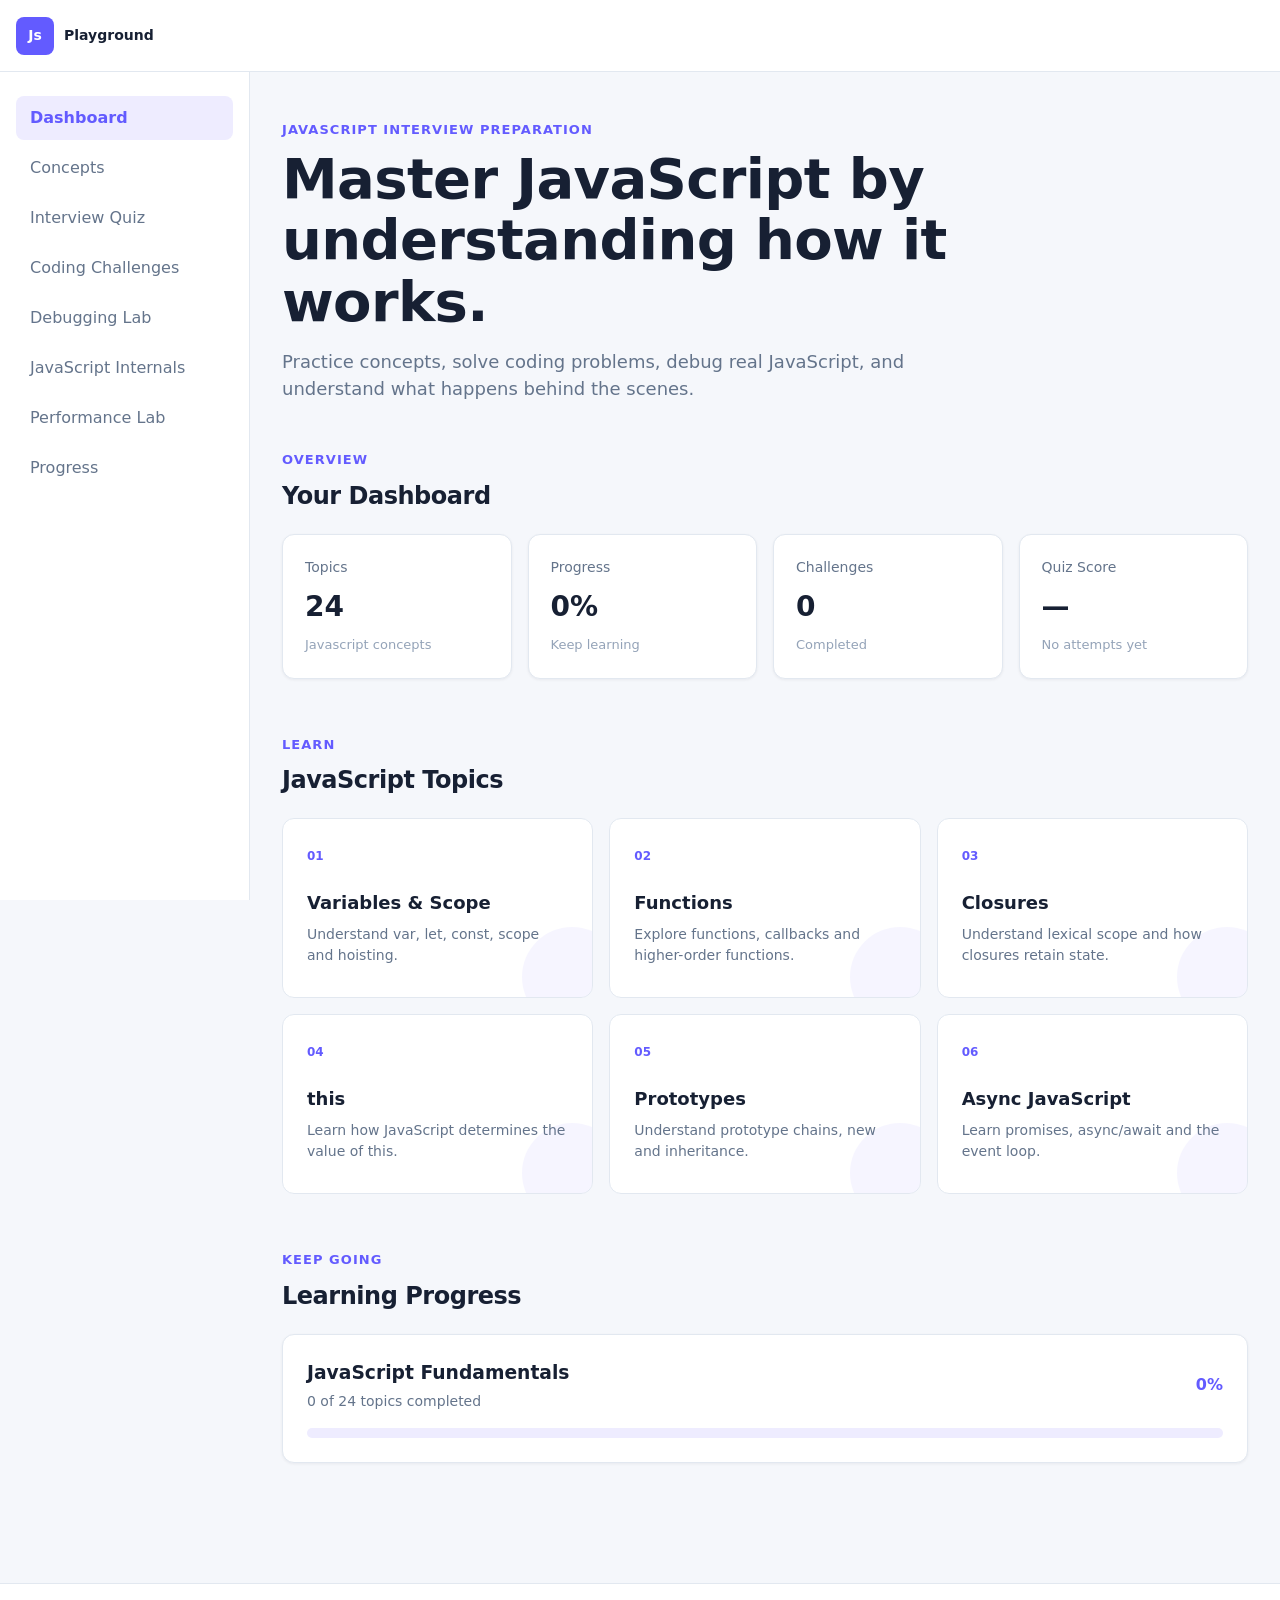
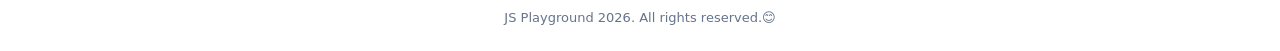
<file: index.html>
<!DOCTYPE html>
<html lang="en">
   
<head>
    <meta charset="UTF-8">
    <meta name="viewport" content="width=device-width, initial-scale=1.0">
    <link rel="stylesheet" href="css/style.css">
    <title>Js Playground</title>
     <script src="js/app.js" defer></script>
</head>
<body>
    <header class="site-header">
        <div class="container header-content">
            <a  class="logo">
                <span class="logo-mark">Js</span>
                <span class="logo-text">Playground</span>
             </a>

             <button
                type="button"
                class="menu-toggle"
                id="menuToggle"
                aria-label="Open navigation menu"
                aria-expanded = "false"
                area-controls="mainNavigation"
            >
            <span></span>
            <span></span>
            <span></span>
        </button>

             
        </div>
    </header>

    <div class="app-layout">
        <aside class="sidebar" id ="mainNavigation">
             <nav class="sidebar-nav"
             aria-label="Main Navigation">
                <ul class="nav-list">
                    <li class="nav-item">
                        <a href="/index.html" class="nav-link active">
                            Dashboard
                        </a>
                    </li>
                      <li class="nav-item">
                        <a href="/pages/concepts.html" class="nav-link">
                            Concepts
                        </a>
                    </li>

                    <li class="nav-item">
                        <a href="/pages/quiz.html" class="nav-link">
                            Interview Quiz
                        </a>
                    </li>

                    <li class="nav-item">
                        <a href="#challenges" class="nav-link">
                            Coding Challenges
                        </a>
                    </li>

                    <li class="nav-item">
                        <a href="#debugging" class="nav-link">
                            Debugging Lab
                        </a>
                    </li>

                    <li class="nav-item">
                        <a href="#internals" class="nav-link">
                            JavaScript Internals
                        </a>
                    </li>

                    <li class="nav-item">
                        <a href="#performance" class="nav-link">
                            Performance Lab
                        </a>
                    </li>

                    <li class="nav-item">
                        <a href="#progress" class="nav-link">
                            Progress
                        </a>
                    </li>
                </ul> 
            </nav>
                
            </aside>

            <main class="main-content" id="main-content">
                 <section 
                    class="hero-section"
                    id="dashboard"
                    aria-labelledby="dashboard-title"
                    >
                <p class="eyebrow">Javascript Interview Preparation</p>
                    <h1 id="dashboard-title">
                    Master JavaScript by understanding how it works.
                </h1>
                <p class="hero-description">
                    Practice concepts, solve coding problems, debug real
                    JavaScript, and understand what happens behind the scenes.
                </p>
                 </section>

                 <section 
                    class="stats-section"
                    aria-labelledby="stats-title"
                 >
                 <div class="section-heading">
                    <div>
                        <p class="eyebrow">Overview</p>
                        <h2 id="stats-title">Your Dashboard</h2>
                    </div>
                 </div>

                 <div class="stats-grid">
                    <article class="stat-card">
                    <p class="stat-label">Topics</p>
                    <strong class="stat-value">24</strong>
                    <span class="stat-description">
                        Javascript concepts

                    </span>
                    </article>

                    <article class="stat-card">
                        <p class="stat-label">Progress</p>
                        <strong class="stat-value">0%</strong>
                        <span class="stat-description">
                            Keep learning
                        </span>
                    </article>

                     <article class="stat-card">
                        <p class="stat-label">Challenges</p>
                        <strong class="stat-value">0</strong>
                        <span class="stat-description">
                            Completed
                        </span>
                    </article>


                    <article class="stat-card">
                        <p class="stat-label">Quiz Score</p>
                        <strong class="stat-value">—</strong>
                        <span class="stat-description">
                            No attempts yet
                        </span>
                    </article>

                 </div>
                 </section>

                 <section
                  class="topics-section"
                id="concepts"
                aria-labelledby="topics-title"
                >
                <div class="section-heading">
                    <div>
                          <p class="eyebrow">Learn</p>
                        <h2 id="topics-title">JavaScript Topics</h2>
                    </div>

                </div>
                <div class="topics-grid">
                    <article class="topic-card">
                        <span class="topic-number">01</span>
                        <h3>Variables & Scope</h3>
                        <p>
                            Understand var, let, const, scope and hoisting.
                        </p>
                    </article>
                        <article class="topic-card">
                        <span class="topic-number">02</span>
                        <h3>Functions</h3>
                        <p>
                            Explore functions, callbacks and higher-order functions.
                        </p>
                    </article>
                      <article class="topic-card">
                        <span class="topic-number">03</span>
                        <h3>Closures</h3>
                        <p>
                            Understand lexical scope and how closures retain state.
                        </p>
                    </article>
                       <article class="topic-card">
                        <span class="topic-number">04</span>
                        <h3>this</h3>
                        <p>
                            Learn how JavaScript determines the value of this.
                        </p>
                    </article>
                     <article class="topic-card">
                        <span class="topic-number">05</span>
                        <h3>Prototypes</h3>
                        <p>
                            Understand prototype chains, new and inheritance.
                        </p>
                    </article>
                       <article class="topic-card">
                        <span class="topic-number">06</span>
                        <h3>Async JavaScript</h3>
                        <p>
                            Learn promises, async/await and the event loop.
                        </p>
                    </article>
                </div>

                 </section>
                   <section
                class="progress-section"
                id="progress"
                aria-labelledby="progress-title"
            >

                <div class="section-heading">
                    <div>
                        <p class="eyebrow">Keep going</p>
                        <h2 id="progress-title">Learning Progress</h2>
                    </div>
                </div>


                <article class="progress-card">

                    <div class="progress-header">
                        <div>
                            <h3>JavaScript Fundamentals</h3>
                            <p>0 of 24 topics completed</p>
                        </div>

                        <strong>0%</strong>
                    </div>


                    <div
                        class="progress-bar"
                        role="progressbar"
                        aria-valuenow="0"
                        aria-valuemin="0"
                        aria-valuemax="100"
                        aria-label="JavaScript learning progress"
                    >
                        <span class="progress-fill"></span>
                    </div>

                </article>

            </section>

            </main>
       

    </div>
    <footer class="site-footer">
        <div class="container">
            <p>JS Playground 2026. All rights reserved.😊</p>
        </div>
    </footer>
</body>
</html>
</file>
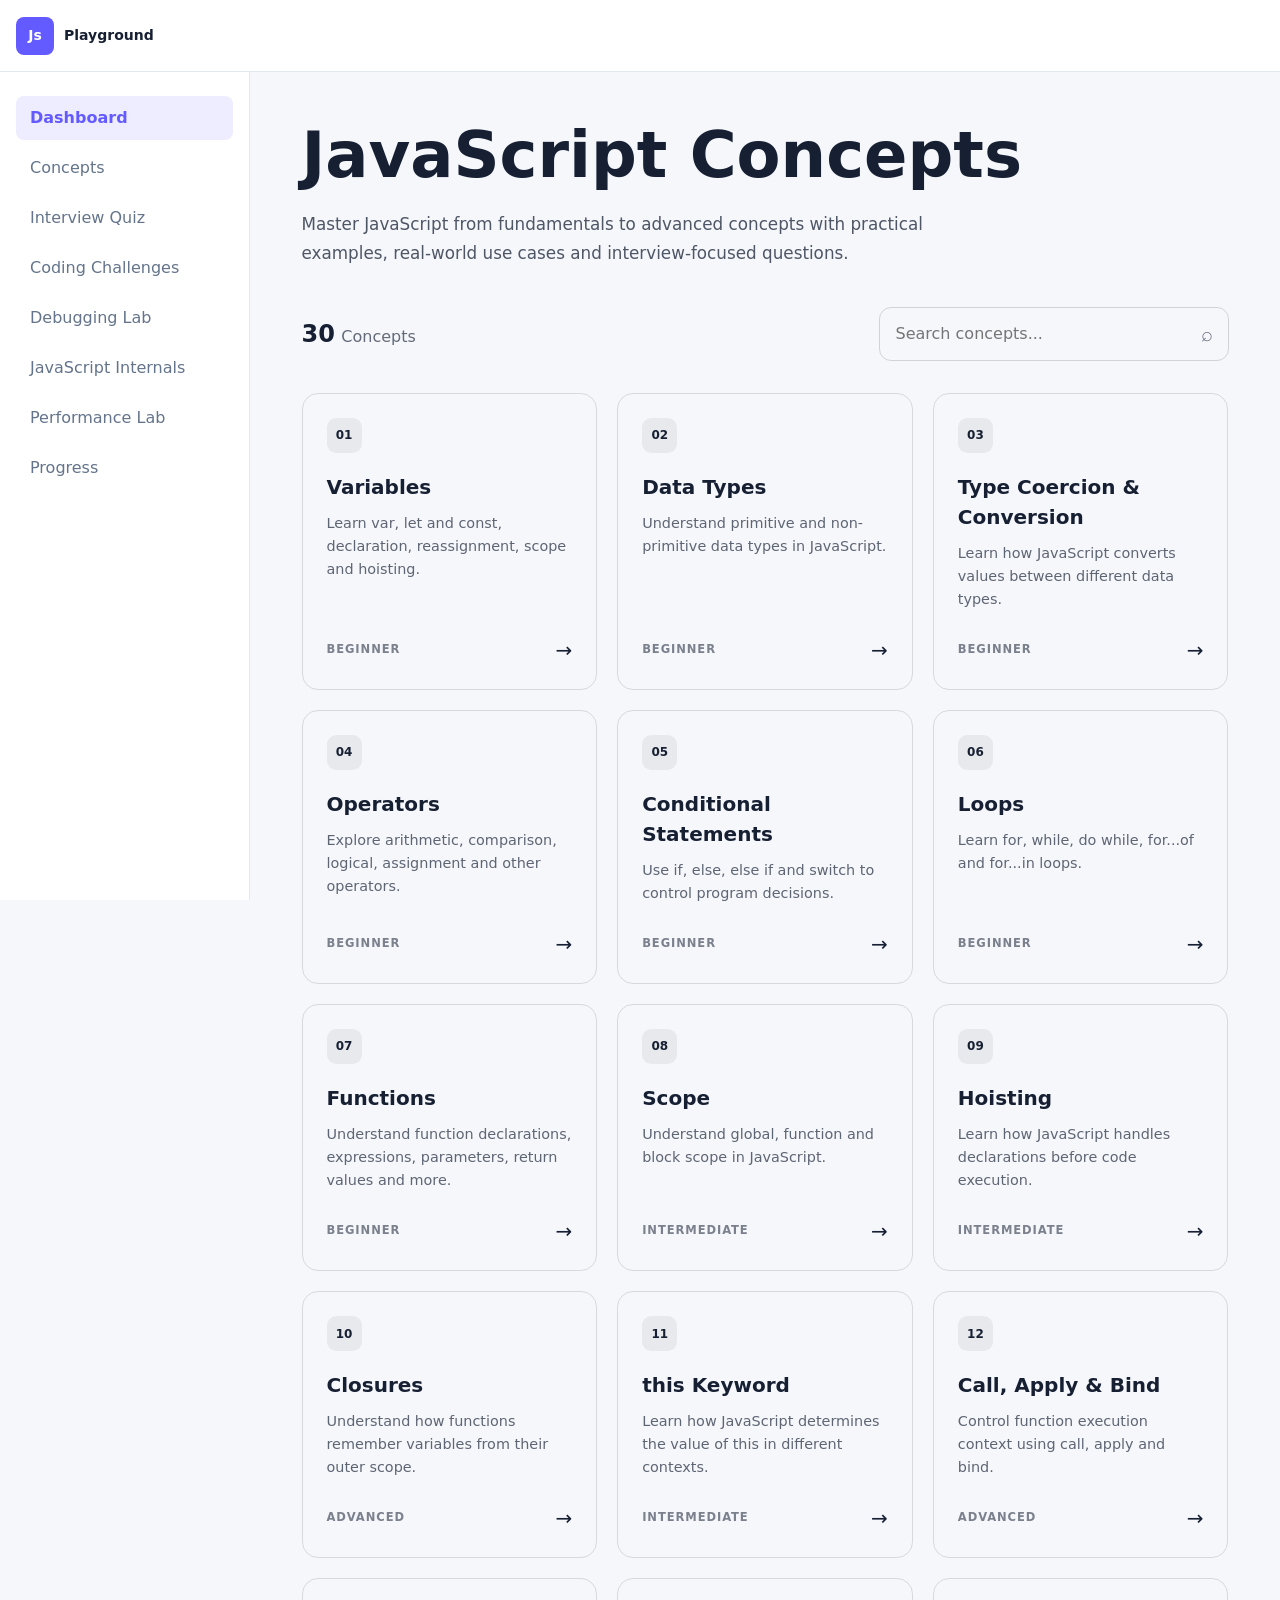
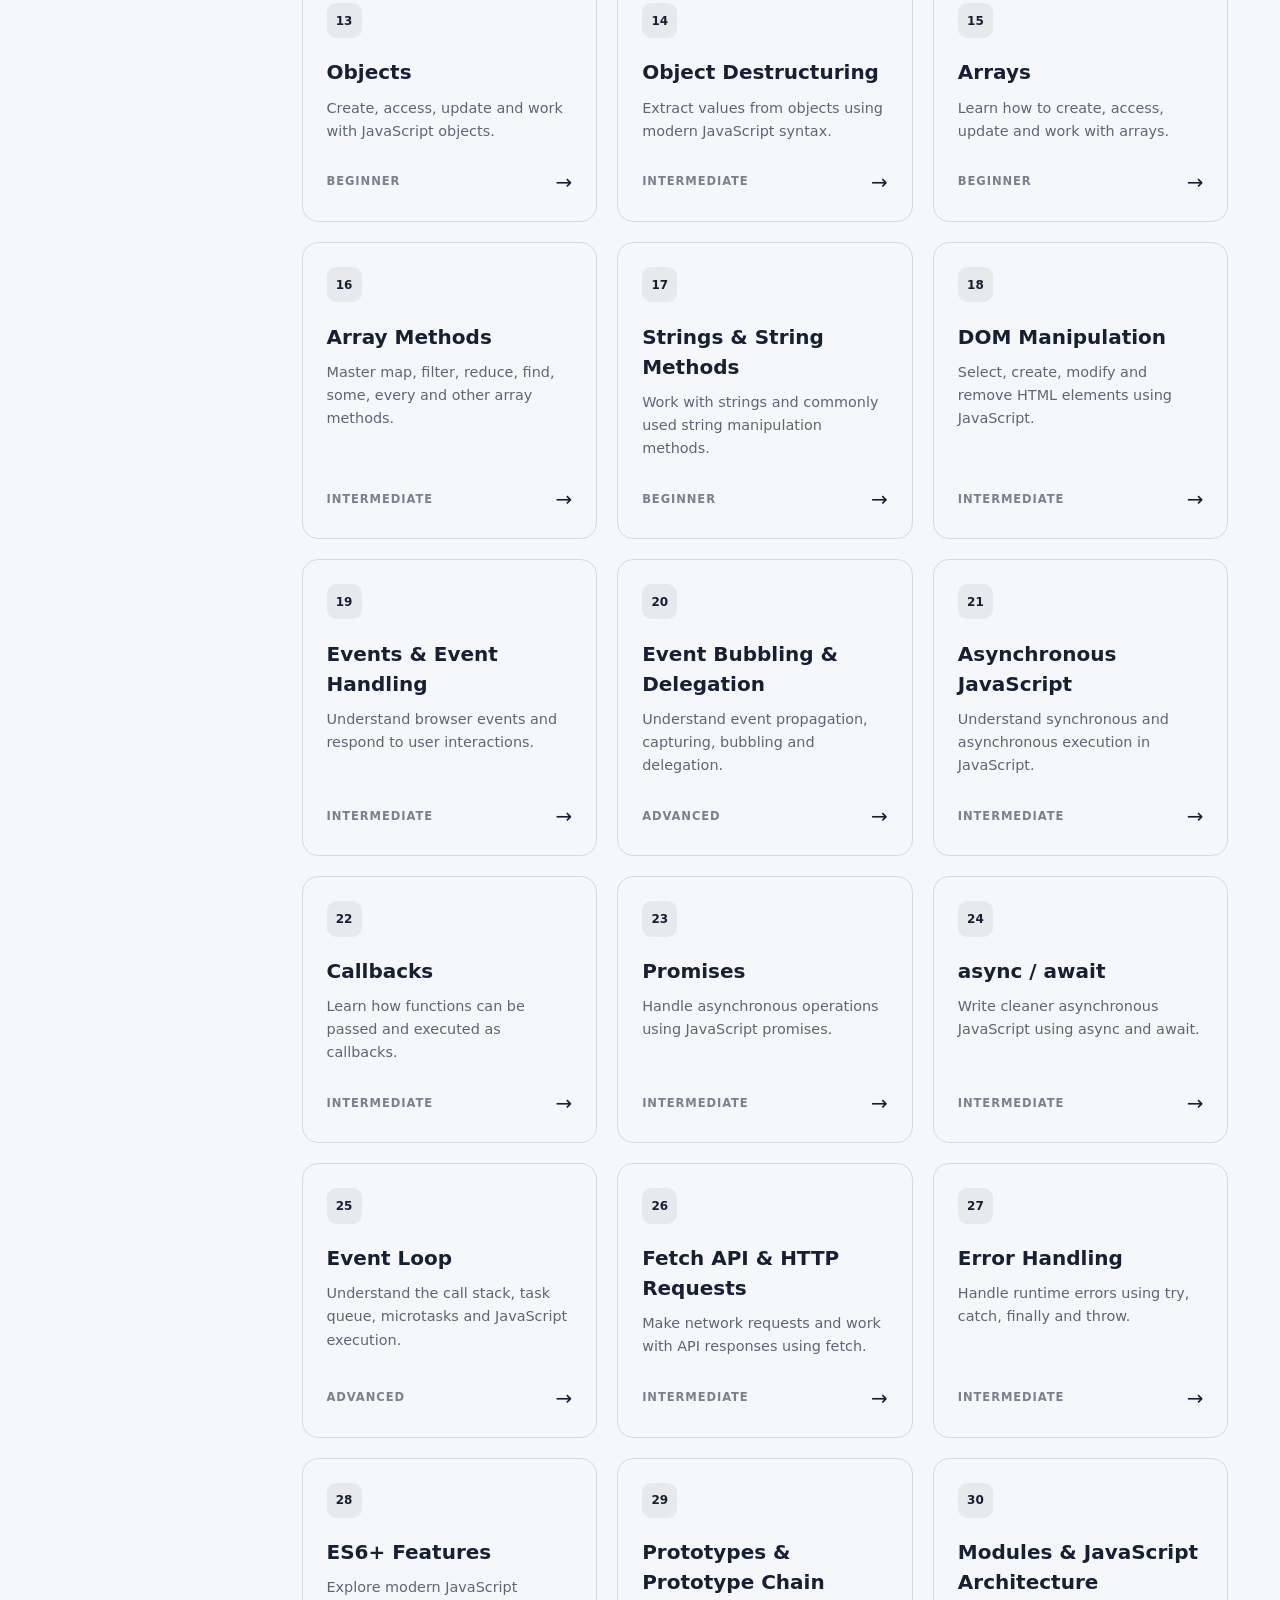
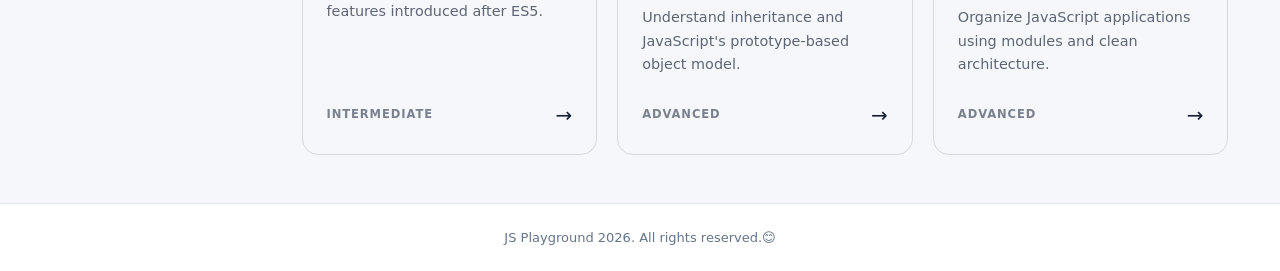
<file: pages/concepts.html>
<!DOCTYPE html>
<html lang="en">
<head>
    <meta charset="UTF-8">
    <meta name="viewport" content="width=device-width, initial-scale=1.0">
    <meta name="description" content="Explore JavaScript concepts from fundamentals to advanced interview topics." >
    <title>JavaScript Concepts | JS Playground</title>

    <link rel="stylesheet" href="../css/style.css"> 
     <link rel="stylesheet" href="../css/concepts.css">

</head>
<body>
    <!-- Header -->
    <header class="site-header">
        <div class="container header-content">
            <a  class="logo">
                <span class="logo-mark">Js</span>
                <span class="logo-text">Playground</span>
             </a>

             <button
                type="button"
                class="menu-toggle"
                id="menuToggle"
                aria-label="Open navigation menu"
                aria-expanded = "false"
                area-controls="mainNavigation"
            >
            <span></span>
            <span></span>
            <span></span>
        </button>

             
        </div>
    </header>
    <!-- Sidebar -->
       <div class="app-layout">
       <aside class="sidebar" id ="mainNavigation">
             <nav class="sidebar-nav"
             aria-label="Main Navigation">
                <ul class="nav-list">
                    <li class="nav-item">
                        <a href="/index.html" class="nav-link active">
                            Dashboard
                        </a>
                    </li>
                      <li class="nav-item">
                        <a href="/pages/concepts.html" class="nav-link">
                            Concepts
                        </a>
                    </li>

                    <li class="nav-item">
                        <a href="/pages/quiz.html" class="nav-link">
                            Interview Quiz
                        </a>
                    </li>

                    <li class="nav-item">
                        <a href="#challenges" class="nav-link">
                            Coding Challenges
                        </a>
                    </li>

                    <li class="nav-item">
                        <a href="#debugging" class="nav-link">
                            Debugging Lab
                        </a>
                    </li>

                    <li class="nav-item">
                        <a href="#internals" class="nav-link">
                            JavaScript Internals
                        </a>
                    </li>

                    <li class="nav-item">
                        <a href="#performance" class="nav-link">
                            Performance Lab
                        </a>
                    </li>

                    <li class="nav-item">
                        <a href="#progress" class="nav-link">
                            Progress
                        </a>
                    </li>
                </ul> 
            </nav>      
            </aside>

            <!-- Concepts -->
                <main class="concepts-page">
                    <section class="concepts-hero">
                    <div class="hero-content">
                        <h1> JavaScript Concepts
                            <!-- <span>Concepts</span>  -->
                        </h1>
                        <p> Master JavaScript from fundamentals to advanced concepts with practical examples, real-world use cases and interview-focused questions. </p>
                    </div>
                    </section>

                    <!-- Concept Toolbar -->
                    <section class="concept-toolbar">
                        <div class="concept-count"> 
                            <strong id="conceptCount">30</strong>
                             <span>Concepts</span> 
                        </div>
                        <div class="search-wrapper">
                            <input 
                                type="search" 
                                id="conceptSearch"
                                placeholder="Search concepts..." 
                                autocomplete="off" 
                            >
                            <span class="search-icon">⌕</span>
                        </div>
                    </section>
                    <!-- Concept card -->
                     <section class="concept-section">
                        <div class="concept-grid"
                            id="conceptGrid"
                            aria-live="polite"
                            >
                            <!-- Cards generated by concepts.js -->
                            </div>
                            <div 
                            class="no-results" 
                            id="noResults" hidden
                             >
                            <div class="no-results-icon">🔍</div>
                            <h2>No concepts found</h2>
                             <p> Try searching for another JavaScript concept. </p>
                        </div>
                     </section>
                </main>
                <!-- Overlay -->
             <div 
                class="sidebar-overlay" 
                id="sidebarOverlay" 
                aria-hidden="true" 
                >
                </div>







            </div>
             <footer class="site-footer">
        <div class="container">
            <p>JS Playground 2026. All rights reserved.😊</p>
        </div>
    </footer>
            <!-- Global JavaScript if you have one --> 
             <script src="../js/app.js"></script> 
             <!-- Concepts JavaScript -->
               <script src="../js/concepts.js"></script>

</body>
</html>
</file>
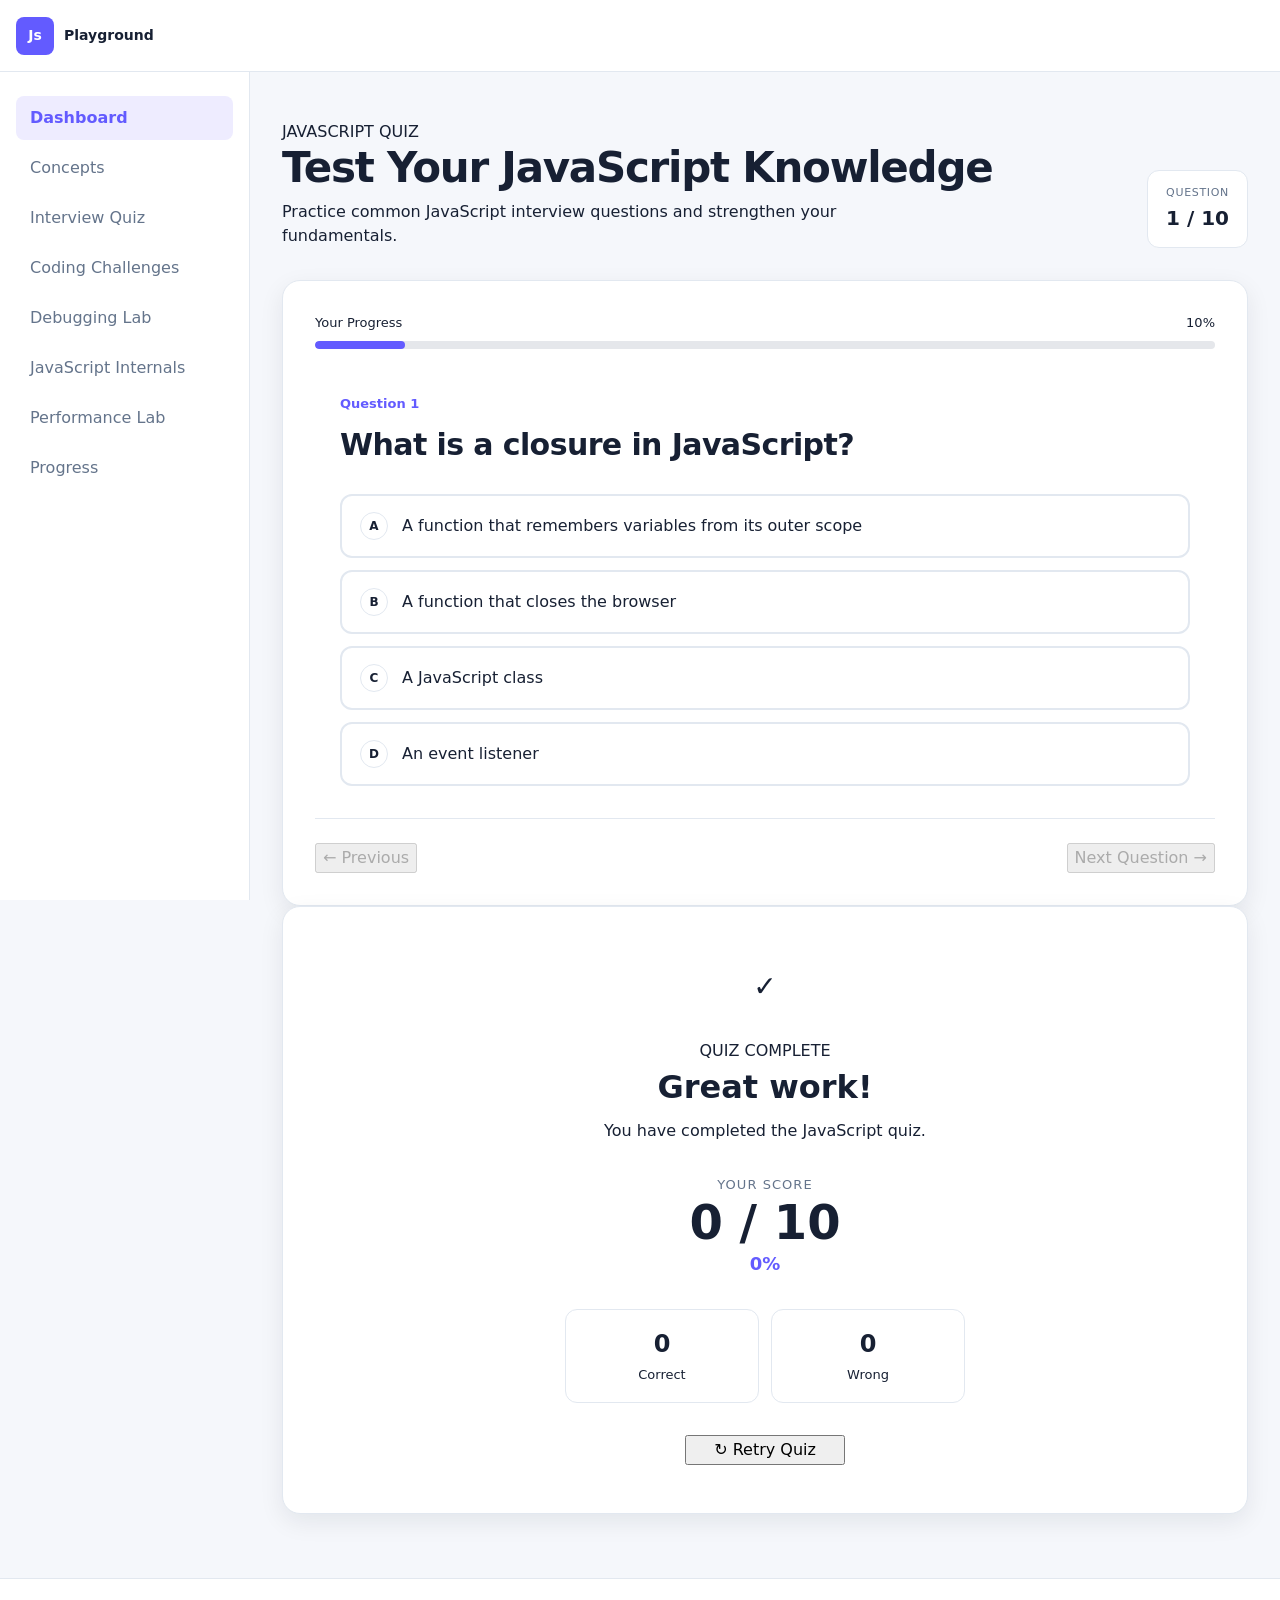
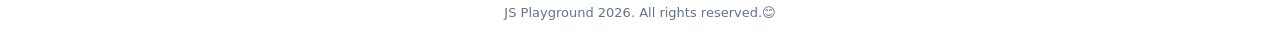
<file: pages/quiz.html>
<!DOCTYPE html>
<html lang="en">

    <meta charset="UTF-8">
    <meta name="viewport" content="width=device-width, initial-scale=1.0">
        <meta
        name="description"
        content="Practice JavaScript interview questions with the JavaScript Interview Playground."
    >

    <title>QuInterview Quiz | JS Playgroundiz</title>
    <link rel="stylesheet" href="../css/style.css">
    <link rel="stylesheet" href="../css/quiz.css">

</head>

<body>
    <!-- Header -->
  <header class="site-header">
        <div class="container header-content">
            <a  class="logo">
                <span class="logo-mark">Js</span>
                <span class="logo-text">Playground</span>
             </a>

             <button
                type="button"
                class="menu-toggle"
                id="menuToggle"
                aria-label="Open navigation menu"
                aria-expanded = "false"
                area-controls="mainNavigation"
            >
            <span></span>
            <span></span>
            <span></span>
        </button>

             
        </div>
    </header>

    <!-- Sidebar -->
       <div class="app-layout">
       <aside class="sidebar" id ="mainNavigation">
             <nav class="sidebar-nav"
             aria-label="Main Navigation">
                <ul class="nav-list">
                    <li class="nav-item">
                        <a href="/index.html" class="nav-link active">
                            Dashboard
                        </a>
                    </li>
                      <li class="nav-item">
                        <a href="/pages/concepts.html" class="nav-link">
                            Concepts
                        </a>
                    </li>

                    <li class="nav-item">
                        <a href="/pages/quiz.html" class="nav-link">
                            Interview Quiz
                        </a>
                    </li>

                    <li class="nav-item">
                        <a href="#challenges" class="nav-link">
                            Coding Challenges
                        </a>
                    </li>

                    <li class="nav-item">
                        <a href="#debugging" class="nav-link">
                            Debugging Lab
                        </a>
                    </li>

                    <li class="nav-item">
                        <a href="#internals" class="nav-link">
                            JavaScript Internals
                        </a>
                    </li>

                    <li class="nav-item">
                        <a href="#performance" class="nav-link">
                            Performance Lab
                        </a>
                    </li>

                    <li class="nav-item">
                        <a href="#progress" class="nav-link">
                            Progress
                        </a>
                    </li>
                </ul> 
            </nav>
                
            </aside>
           

        <!-- Quiz  -->
        <main class="main-content">
            <section 
                class="quiz-section"
                aria-labelledby="quizTitle">
                <!-- Quiz Heading -->
                 <div class="quiz-header">
                    <div class="quiz-heading">
                        <span class="section-label">
                            JAVASCRIPT QUIZ 
                        </span>
                        <h1 id="quizTitle">
                            Test Your JavaScript Knowledge 
                        </h1>
                        <p>
                           Practice common JavaScript interview
                            questions and strengthen your fundamentals.  
                        </p>
                    </div>
                    <div class="quiz-counter"
                        aria-live="polite">
                        <span class="quiz-counter-label">
                            Question
                        </span>
                        <strong id="questionCounter">
                            1/10
                        </strong>
                    </div>
                 </div>
                 <!-- Quiz card -->
                  <div class="quiz-card"
                    id="quizCard">
                    <!-- Progress -->
                     <div class="quiz-progress-wrapper">
                        <div class="progress-meta">
                            <span>Your Progress</span>
                            <span id="progressPercentage">10%</span>
                        </div>
                        <div 
                            class="quiz-progress"
                            role="progressbar"
                            aria-valuemin="0"
                            aria-valuemax="100"
                            aria-valuenow="10"
                            aria-label="Quiz progress"
                        >
                        <div class="quiz-progress-fill"
                        id="progressFill"
                        ></div>

                        </div>
                     </div>

                     <!-- Question -->
                      <div class="question-container">
                        <span  class="question-number"
                            id="questionNumber"
                            >Question 1</span>
                            <h2 class="question-text" id="questionText"></h2>
                            <div class="options-container" id="optionsContainer"></div>

                      </div>
                      <!-- Actions -->
                       <div class="quiz-actions">
                        <button 
                        type="button"
                        class="btn btn-secondary"
                        id="previousQuestion"
                        disabled>
                        ← Previous
                        </button>
                           <button
                            type="button"
                            class="btn btn-primary"
                            id="nextQuestion"
                            disabled
                        >
                            Next Question →
                        </button>
                       </div>
                </div>
                <!-- Result -->
                 <div class="result-card hidden"
                 id="resultCard">
                 <div class="result-icon"
                 aria-hidden="true"
                 >
                  ✓
                 </div>
                  <span class="section-label">
                        QUIZ COMPLETE
                    </span>
                    <h2> Great work!</h2>
                <p class="result-description">
                        You have completed the JavaScript quiz.
                    </p>

                    <div class="score-display">
                         <span class="score-label">
                            Your Score
                        </span>
                            <strong id="finalScore">
                            0 / 10
                        </strong>
                         <span
                            class="score-percentage"
                            id="finalPercentage"
                        >
                            0%
                        </span>
                    </div>
                    <div class="result-stats">
                        <div class="result-stat">
                              <span
                                class="result-stat-value"
                                id="correctCount"
                            >
                                0
                            </span>
                                 <span class="result-stat-label">
                                Correct
                            </span>
                        </div>
                        <div class="result-stat">
                            <span
                                class="result-stat-value"
                                id="wrongCount"
                            >
                                0
                            </span>

                            <span class="result-stat-label">
                                Wrong
                            </span>
                        </div>
                    </div>
                     <button
                        type="button"
                        class="btn btn-primary result-retry"
                        id="retryQuiz"
                    >
                        ↻ Retry Quiz
                    </button>


                </div>
            </section>
        </main>
         </div>

        <!-- Footer -->
    <footer class="site-footer">
        <div class="container">
            <p>JS Playground 2026. All rights reserved.😊</p>
        </div>
    </footer>
    
    <!-- Global JavaScript -->
    <script src="../js/app.js"></script>

    <!-- Quiz JavaScript -->
    <script src="../js/quiz.js"></script>

    
</body>

</html>
</file>
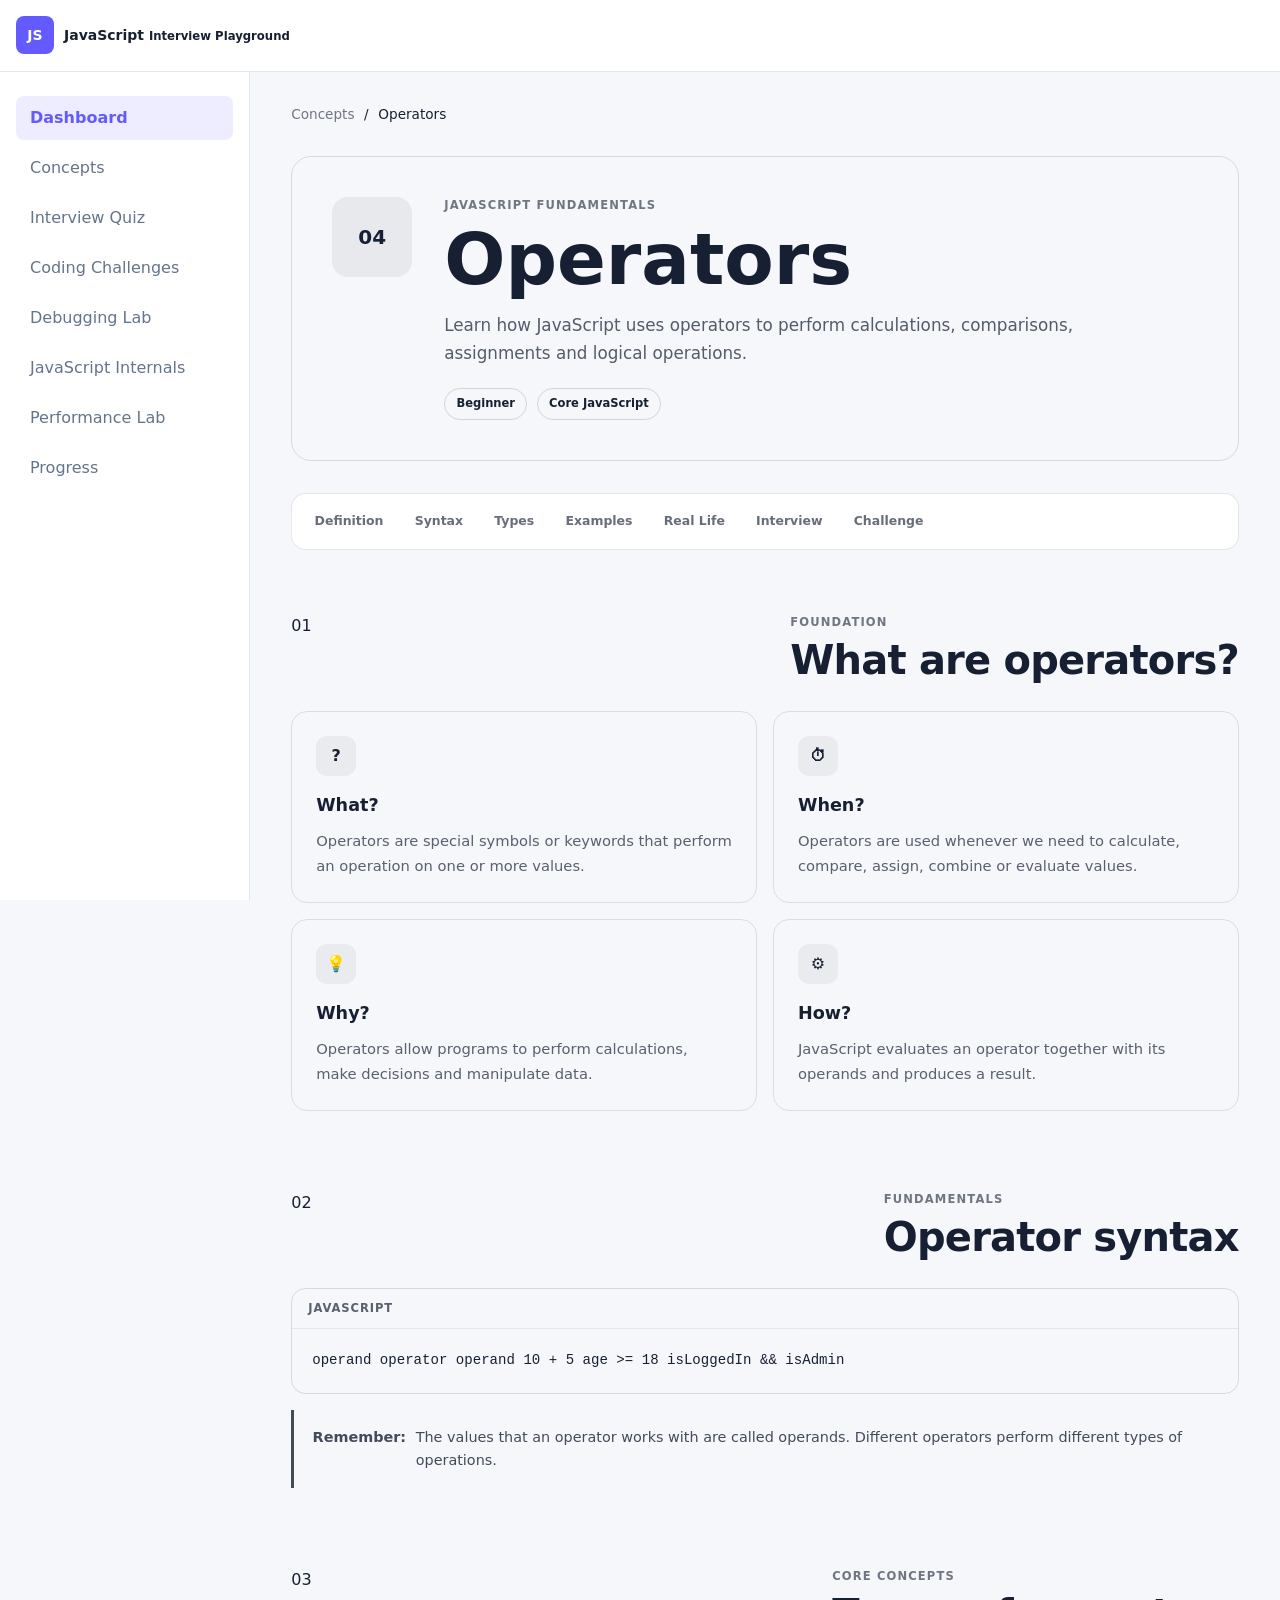
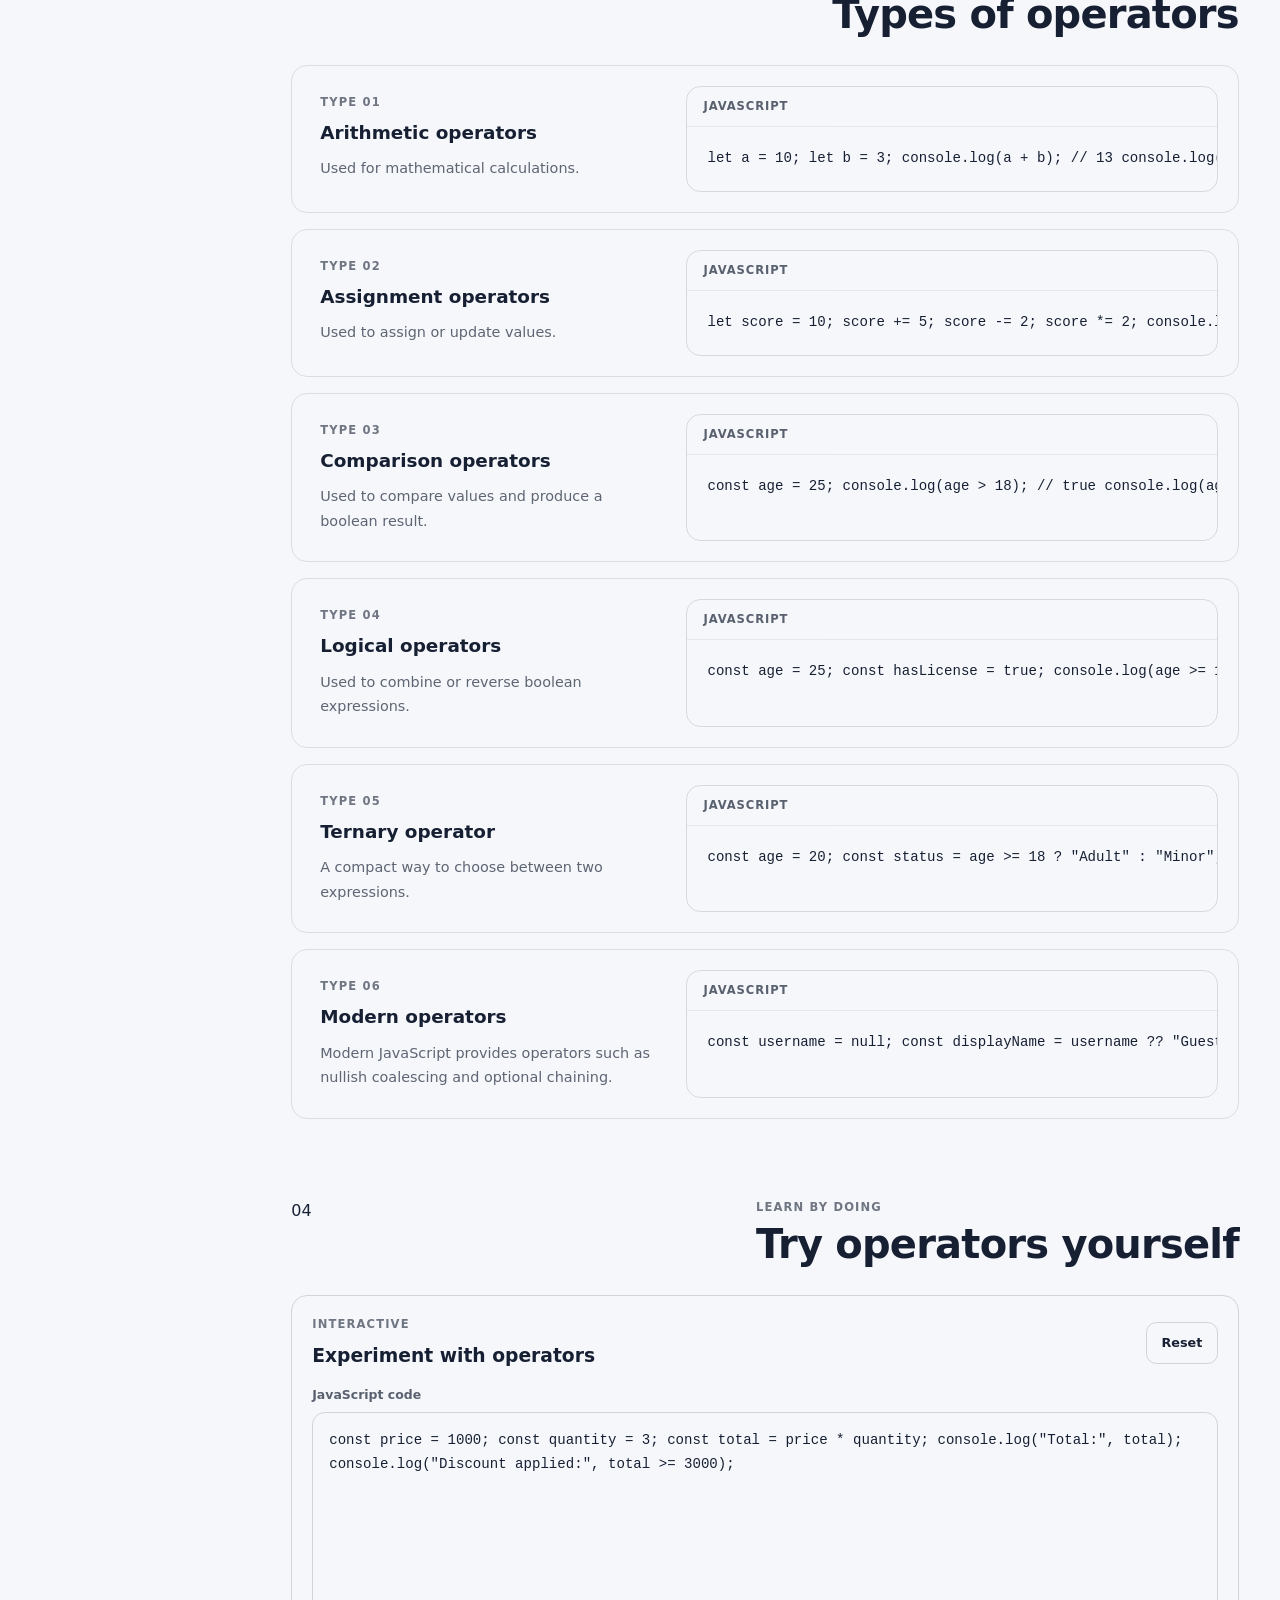
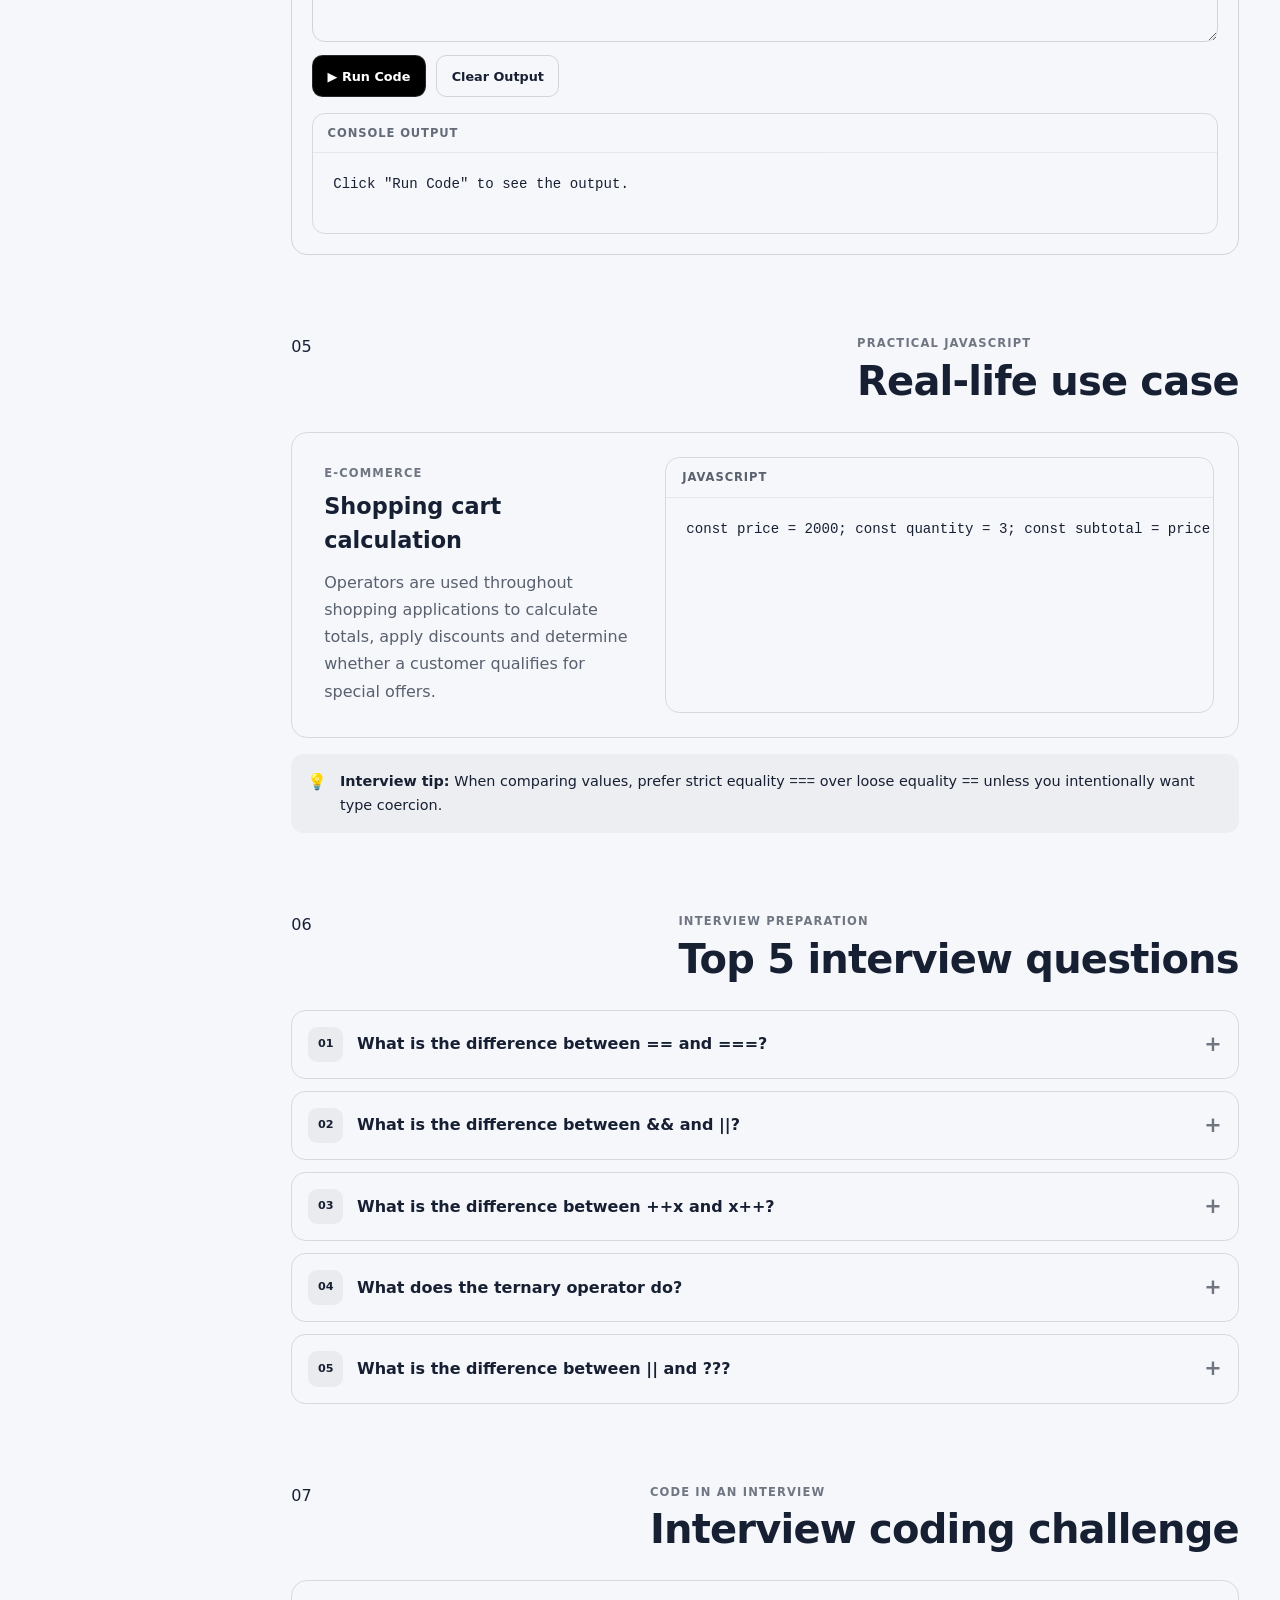
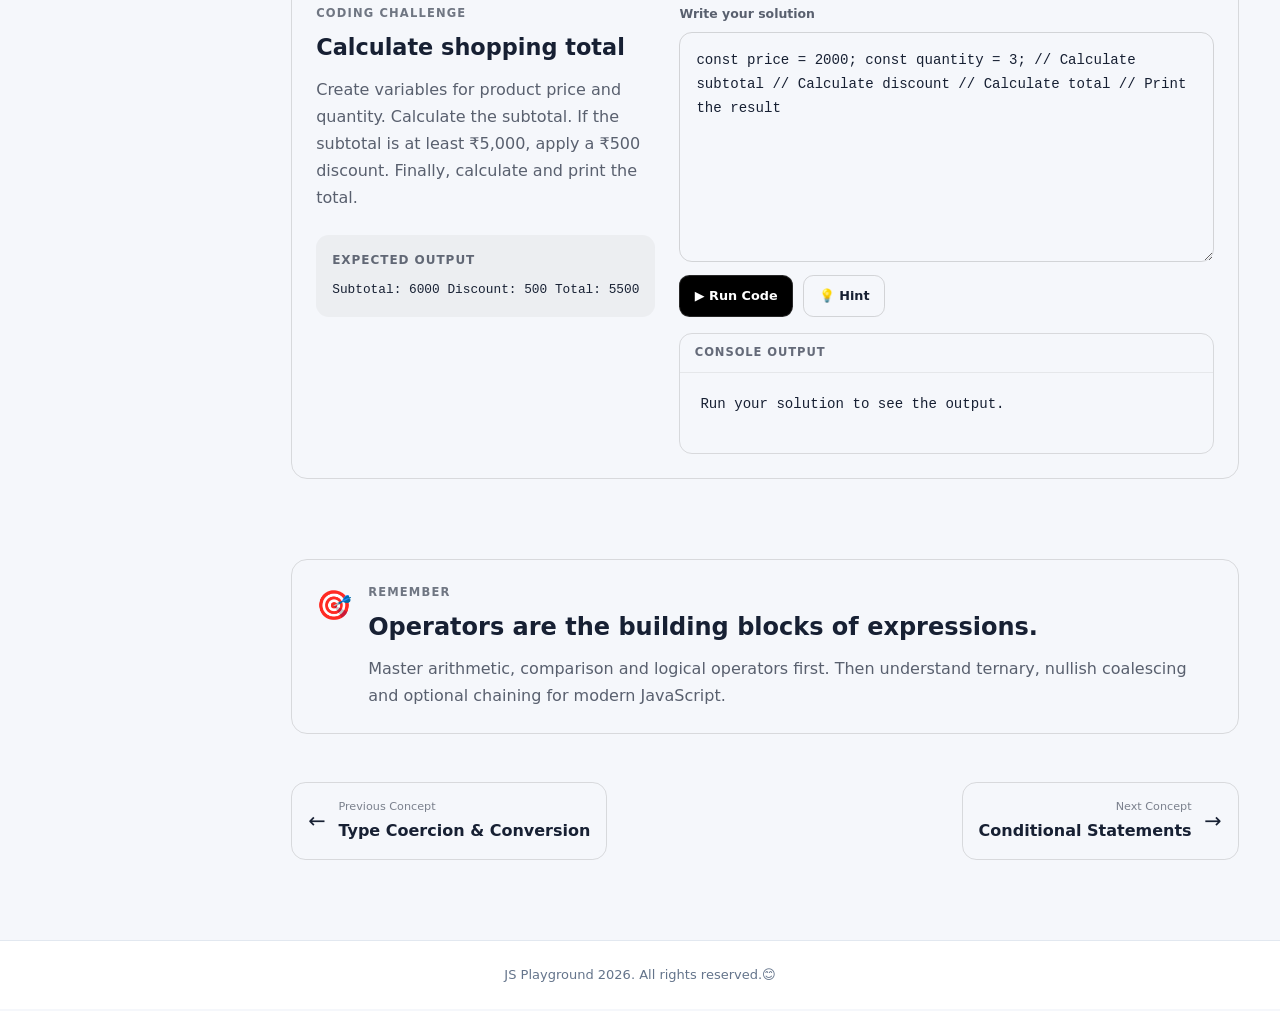
<file: pages/concepts/operators.html>
<!doctype html>
<html lang="en">
  <head>
    <meta charset="UTF-8" />
    <meta name="viewport" content="width=device-width, initial-scale=1.0" />
    <title></title>
    <link rel="stylesheet" href="../../css/style.css" />
    <link rel="stylesheet" href="../../css/concept-page.css" />
  </head>
  <body>
    <header class="site-header">
      <div class="header-container">
        <a href="../../index.html" class="logo">
          <span class="logo-mark">JS</span>

          <span class="logo-text">
            JavaScript
            <small>Interview Playground</small>
          </span>
        </a>

        <button
          type="button"
          class="menu-toggle"
          id="menuToggle"
          aria-label="Open navigation menu"
          aria-expanded="false"
        >
          ☰
        </button>
      </div>
    </header>
    <div class="app-layout">
      <aside class="sidebar" id="mainNavigation">
        <nav class="sidebar-nav" aria-label="Main Navigation">
          <ul class="nav-list">
            <li class="nav-item">
              <a href="/index.html" class="nav-link active"> Dashboard </a>
            </li>
            <li class="nav-item">
              <a href="/pages/concepts.html" class="nav-link"> Concepts </a>
            </li>

            <li class="nav-item">
              <a href="/pages/quiz.html" class="nav-link"> Interview Quiz </a>
            </li>

            <li class="nav-item">
              <a href="#challenges" class="nav-link"> Coding Challenges </a>
            </li>

            <li class="nav-item">
              <a href="#debugging" class="nav-link"> Debugging Lab </a>
            </li>

            <li class="nav-item">
              <a href="#internals" class="nav-link"> JavaScript Internals </a>
            </li>

            <li class="nav-item">
              <a href="#performance" class="nav-link"> Performance Lab </a>
            </li>

            <li class="nav-item">
              <a href="#progress" class="nav-link"> Progress </a>
            </li>
          </ul>
        </nav>
      </aside>

      <main class="concept-detail-page">
        <!-- Breadcrumb -->
        <nav class="breadcrumb" aria-label="Breadcrumb">
          <a href="../concepts.html"> Concepts </a>
          <span aria-hidden="true">/</span> <span>Operators</span>
        </nav>
        <!-- ================================================= CONCEPT HEADER ================================================= -->
        <section class="concept-header">
          <div class="concept-header-number">04</div>
          <div class="concept-header-content">
            <span class="concept-label"> JavaScript Fundamentals </span>
            <h1>Operators</h1>
            <p>
              Learn how JavaScript uses operators to perform calculations,
              comparisons, assignments and logical operations.
            </p>
            <div class="concept-meta">
              <span class="meta-badge"> Beginner </span>
              <span class="meta-badge"> Core JavaScript </span>
            </div>
          </div>
        </section>
        <!-- ================================================= SECTION NAVIGATION ================================================= -->
        <nav class="section-navigation" aria-label="Concept sections">
          <a href="#definition">Definition</a> <a href="#syntax">Syntax</a>
          <a href="#types">Types</a> <a href="#examples">Examples</a>
          <a href="#use-case">Real Life</a> <a href="#interview">Interview</a>
          <a href="#challenge">Challenge</a>
        </nav>
        <!-- ================================================= 01. DEFINITION ================================================= -->
        <section class="concept-section" id="definition">
          <div class="section-heading">
            <span>01</span>
            <div>
              <p class="section-kicker">Foundation</p>
              <h2>What are operators?</h2>
            </div>
          </div>
          <div class="definition-grid">
            <article class="definition-card">
              <span class="definition-icon">?</span>
              <h3>What?</h3>
              <p>
                Operators are special symbols or keywords that perform an
                operation on one or more values.
              </p>
            </article>
            <article class="definition-card">
              <span class="definition-icon">⏱</span>
              <h3>When?</h3>
              <p>
                Operators are used whenever we need to calculate, compare,
                assign, combine or evaluate values.
              </p>
            </article>
            <article class="definition-card">
              <span class="definition-icon">💡</span>
              <h3>Why?</h3>
              <p>
                Operators allow programs to perform calculations, make decisions
                and manipulate data.
              </p>
            </article>
            <article class="definition-card">
              <span class="definition-icon">⚙</span>
              <h3>How?</h3>
              <p>
                JavaScript evaluates an operator together with its operands and
                produces a result.
              </p>
            </article>
          </div>
        </section>
        <!-- ================================================= 02. SYNTAX ================================================= -->
        <section class="concept-section" id="syntax">
          <div class="section-heading">
            <span>02</span>
            <div>
              <p class="section-kicker">Fundamentals</p>
              <h2>Operator syntax</h2>
            </div>
          </div>
          <div class="syntax-card">
            <div class="code-header"><span>JavaScript</span></div>
            <pre><code>operand operator operand 10 + 5 age >= 18 isLoggedIn && isAdmin</code></pre>
          </div>
          <div class="syntax-note">
            <strong>Remember:</strong>
            <span>
              The values that an operator works with are called operands.
              Different operators perform different types of operations.
            </span>
          </div>
        </section>
        <!-- ================================================= 03. OPERATOR TYPES ================================================= -->
        <section class="concept-section" id="types">
          <div class="section-heading">
            <span>03</span>
            <div>
              <p class="section-kicker">Core concepts</p>
              <h2>Types of operators</h2>
            </div>
          </div>
          <!-- Arithmetic -->
          <article class="example-card">
            <div class="example-content">
              <span class="example-number"> Type 01 </span>
              <h3>Arithmetic operators</h3>
              <p>Used for mathematical calculations.</p>
            </div>
            <div class="code-block">
              <div class="code-header"><span>JavaScript</span></div>
              <pre><code>let a = 10; let b = 3; console.log(a + b); // 13 console.log(a - b); // 7 console.log(a * b); // 30 console.log(a / b); // 3.333... console.log(a % b); // 1 console.log(a ** b); // 1000</code></pre>
            </div>
          </article>
          <!-- Assignment -->
          <article class="example-card">
            <div class="example-content">
              <span class="example-number"> Type 02 </span>
              <h3>Assignment operators</h3>
              <p>Used to assign or update values.</p>
            </div>
            <div class="code-block">
              <div class="code-header"><span>JavaScript</span></div>
              <pre><code>let score = 10; score += 5; score -= 2; score *= 2; console.log(score);</code></pre>
            </div>
          </article>
          <!-- Comparison -->
          <article class="example-card">
            <div class="example-content">
              <span class="example-number"> Type 03 </span>
              <h3>Comparison operators</h3>
              <p>Used to compare values and produce a boolean result.</p>
            </div>
            <div class="code-block">
              <div class="code-header"><span>JavaScript</span></div>
              <pre><code>const age = 25; console.log(age > 18); // true console.log(age === 25); // true console.log(age !== 30); // true console.log(age < 18); // false</code></pre>
            </div>
          </article>
          <!-- Logical -->
          <article class="example-card">
            <div class="example-content">
              <span class="example-number"> Type 04 </span>
              <h3>Logical operators</h3>
              <p>Used to combine or reverse boolean expressions.</p>
            </div>
            <div class="code-block">
              <div class="code-header"><span>JavaScript</span></div>
              <pre><code>const age = 25; const hasLicense = true; console.log(age >= 18 && hasLicense); console.log(age < 18 || hasLicense); console.log(!hasLicense);</code></pre>
            </div>
          </article>
          <!-- Ternary -->
          <article class="example-card">
            <div class="example-content">
              <span class="example-number"> Type 05 </span>
              <h3>Ternary operator</h3>
              <p>A compact way to choose between two expressions.</p>
            </div>
            <div class="code-block">
              <div class="code-header"><span>JavaScript</span></div>
              <pre><code>const age = 20; const status = age >= 18 ? "Adult" : "Minor"; console.log(status);</code></pre>
            </div>
          </article>
          <!-- Modern -->
          <article class="example-card">
            <div class="example-content">
              <span class="example-number"> Type 06 </span>
              <h3>Modern operators</h3>
              <p>
                Modern JavaScript provides operators such as nullish coalescing
                and optional chaining.
              </p>
            </div>
            <div class="code-block">
              <div class="code-header"><span>JavaScript</span></div>
              <pre><code>const username = null; const displayName = username ?? "Guest"; console.log(displayName); const user = { profile: { name: "Rahul" } }; console.log(user.profile?.name);</code></pre>
            </div>
          </article>
        </section>
        <!-- ================================================= 04. INTERACTIVE EXAMPLE ================================================= -->
        <section class="concept-section" id="examples">
          <div class="section-heading">
            <span>04</span>
            <div>
              <p class="section-kicker">Learn by doing</p>
              <h2>Try operators yourself</h2>
            </div>
          </div>
          <article class="interactive-example">
            <div class="interactive-header">
              <div>
                <span class="example-number"> Interactive </span>
                <h3>Experiment with operators</h3>
              </div>
              <button
                type="button"
                class="reset-code-btn"
                data-reset-editor="operatorEditor"
              >
                Reset
              </button>
            </div>
            <label for="operatorEditor"> JavaScript code </label>
            <textarea
              id="operatorEditor"
              class="code-editor"
              spellcheck="false"
            >
const price = 1000; const quantity = 3; const total = price * quantity; console.log("Total:", total); console.log("Discount applied:", total >= 3000);</textarea
            >
            <div class="editor-actions">
              <button
                type="button"
                class="run-button"
                data-run-editor="operatorEditor"
                data-output="operatorOutput"
              >
                ▶ Run Code
              </button>
              <button
                type="button"
                class="clear-button"
                data-clear-output="operatorOutput"
              >
                Clear Output
              </button>
            </div>
            <div class="output-panel">
              <div class="output-header"><span>Console Output</span></div>
              <pre id="operatorOutput">Click "Run Code" to see the output.</pre>
            </div>
          </article>
        </section>
        <!-- ================================================= 05. REAL LIFE USE CASE ================================================= -->
        <section class="concept-section" id="use-case">
          <div class="section-heading">
            <span>05</span>
            <div>
              <p class="section-kicker">Practical JavaScript</p>
              <h2>Real-life use case</h2>
            </div>
          </div>
          <div class="use-case-card">
            <div class="use-case-text">
              <span class="use-case-label"> E-Commerce </span>
              <h3>Shopping cart calculation</h3>
              <p>
                Operators are used throughout shopping applications to calculate
                totals, apply discounts and determine whether a customer
                qualifies for special offers.
              </p>
            </div>
            <div class="code-block">
              <div class="code-header"><span>JavaScript</span></div>
              <pre><code>const price = 2000; const quantity = 3; const subtotal = price * quantity; const discount = subtotal >= 5000 ? 500 : 0; const total = subtotal - discount; console.log("Subtotal:", subtotal); console.log("Discount:", discount); console.log("Total:", total);</code></pre>
            </div>
          </div>
          <div class="key-insight">
            <span>💡</span>
            <p>
              <strong>Interview tip:</strong> When comparing values, prefer
              strict equality <code>===</code> over loose equality
              <code>==</code> unless you intentionally want type coercion.
            </p>
          </div>
        </section>
        <!-- ================================================= 06. INTERVIEW QUESTIONS ================================================= -->
        <section class="concept-section" id="interview">
          <div class="section-heading">
            <span>06</span>
            <div>
              <p class="section-kicker">Interview preparation</p>
              <h2>Top 5 interview questions</h2>
            </div>
          </div>
          <div class="questions-list">
            <details class="question-card">
              <summary>
                <span class="question-number">01</span>
                <span> What is the difference between == and ===? </span>
                <span class="question-icon">+</span>
              </summary>
              <div class="answer">
                <p>
                  <code>==</code> performs loose equality and may convert types
                  before comparing. <code>===</code> performs strict equality
                  and checks both value and type.
                </p>
                <div class="code-block">
                  <pre><code>5 == "5"; // true 5 === "5"; // false</code></pre>
                </div>
              </div>
            </details>
            <details class="question-card">
              <summary>
                <span class="question-number">02</span>
                <span> What is the difference between && and ||? </span>
                <span class="question-icon">+</span>
              </summary>
              <div class="answer">
                <p>
                  <code>&amp;&amp;</code> evaluates to the first falsy value or
                  the last value when all values are truthy.
                  <code>||</code> evaluates to the first truthy value or the
                  last value when all values are falsy.
                </p>
                <div class="code-block">
                  <pre><code>console.log(true && "Hello"); // Hello console.log(false || "Guest"); // Guest</code></pre>
                </div>
              </div>
            </details>
            <details class="question-card">
              <summary>
                <span class="question-number">03</span>
                <span> What is the difference between ++x and x++? </span>
                <span class="question-icon">+</span>
              </summary>
              <div class="answer">
                <p>
                  <code>++x</code> increments the value before the expression is
                  evaluated. <code>x++</code> increments it after the current
                  expression is evaluated.
                </p>
                <div class="code-block">
                  <pre><code>let x = 5; console.log(++x); // 6 let y = 5; console.log(y++); // 5 console.log(y); // 6</code></pre>
                </div>
              </div>
            </details>
            <details class="question-card">
              <summary>
                <span class="question-number">04</span>
                <span> What does the ternary operator do? </span>
                <span class="question-icon">+</span>
              </summary>
              <div class="answer">
                <p>
                  The ternary operator provides a compact way to choose between
                  two expressions based on a condition.
                </p>
                <div class="code-block">
                  <pre><code>const age = 20; const result = age >= 18 ? "Adult" : "Minor";</code></pre>
                </div>
              </div>
            </details>
            <details class="question-card">
              <summary>
                <span class="question-number">05</span>
                <span> What is the difference between || and ??? </span>
                <span class="question-icon">+</span>
              </summary>
              <div class="answer">
                <p>
                  <code>||</code> falls back for any falsy value, while
                  <code>??</code> falls back only when the value is
                  <code>null</code> or <code>undefined</code>.
                </p>
                <div class="code-block">
                  <pre><code>const count = 0; console.log(count || 10); // 10 console.log(count ?? 10); // 0</code></pre>
                </div>
              </div>
            </details>
          </div>
        </section>
        <!-- ================================================= 07. CODING CHALLENGE ================================================= -->
        <section class="concept-section" id="challenge">
          <div class="section-heading">
            <span>07</span>
            <div>
              <p class="section-kicker">Code in an interview</p>
              <h2>Interview coding challenge</h2>
            </div>
          </div>
          <div class="challenge-card">
            <div class="challenge-description">
              <span class="challenge-label"> Coding Challenge </span>
              <h3>Calculate shopping total</h3>
              <p>
                Create variables for product price and quantity. Calculate the
                subtotal. If the subtotal is at least ₹5,000, apply a ₹500
                discount. Finally, calculate and print the total.
              </p>
              <div class="expected-output">
                <h4>Expected output</h4>
                <pre>Subtotal: 6000 Discount: 500 Total: 5500</pre>
              </div>
            </div>
            <div class="challenge-editor">
              <label for="operatorChallengeEditor"> Write your solution </label>
              <textarea
                id="operatorChallengeEditor"
                class="code-editor"
                spellcheck="false"
              >
const price = 2000; const quantity = 3; // Calculate subtotal // Calculate discount // Calculate total // Print the result </textarea
              >
              <div class="editor-actions">
                <button
                  type="button"
                  class="run-button"
                  data-run-editor="operatorChallengeEditor"
                  data-output="operatorChallengeOutput"
                >
                  ▶ Run Code
                </button>
                <button
                  type="button"
                  class="hint-button"
                  data-hint-target="operatorHint"
                >
                  💡 Hint
                </button>
              </div>
              <div class="hint-box" id="operatorHint" hidden>
                Multiply price by quantity for the subtotal. Then use a ternary
                operator or if statement to determine the discount.
              </div>
              <div class="output-panel">
                <div class="output-header"><span>Console Output</span></div>
                <pre id="operatorChallengeOutput">
Run your solution to see the output.</pre
                >
              </div>
            </div>
          </div>
        </section>
        <!-- ================================================= TAKEAWAY ================================================= -->
        <section class="takeaway-section">
          <div class="takeaway-card">
            <span class="takeaway-icon">🎯</span>
            <div>
              <p class="section-kicker">Remember</p>
              <h2>Operators are the building blocks of expressions.</h2>
              <p>
                Master arithmetic, comparison and logical operators first. Then
                understand ternary, nullish coalescing and optional chaining for
                modern JavaScript.
              </p>
            </div>
          </div>
        </section>
        <!-- ================================================= PAGINATION ================================================= -->
        <nav class="concept-pagination" aria-label="Concept pagination">
          <a href="type-coercion.html" class="pagination-link">
            <span>←</span>
            <div>
              <small>Previous Concept</small>
              <strong>Type Coercion &amp; Conversion</strong>
            </div>
          </a>
          <a href="conditional-statements.html" class="pagination-link next">
            <div>
              <small>Next Concept</small>
              <strong>Conditional Statements</strong>
            </div>
            <span>→</span>
          </a>
        </nav>
      </main>
      <!-- ===================================================== OVERLAY ===================================================== -->
      <div class="sidebar-overlay" id="sidebarOverlay" aria-hidden="true"></div>
    </div>
    <footer class="site-footer">
      <div class="container">
        <p>JS Playground 2026. All rights reserved.😊</p>
      </div>
    </footer>

    <!-- Global JavaScript -->

    <script src="../../js/app.js"></script>

    <script src="../../js/concept-page.js"></script>
  </body>
</html>
</file>
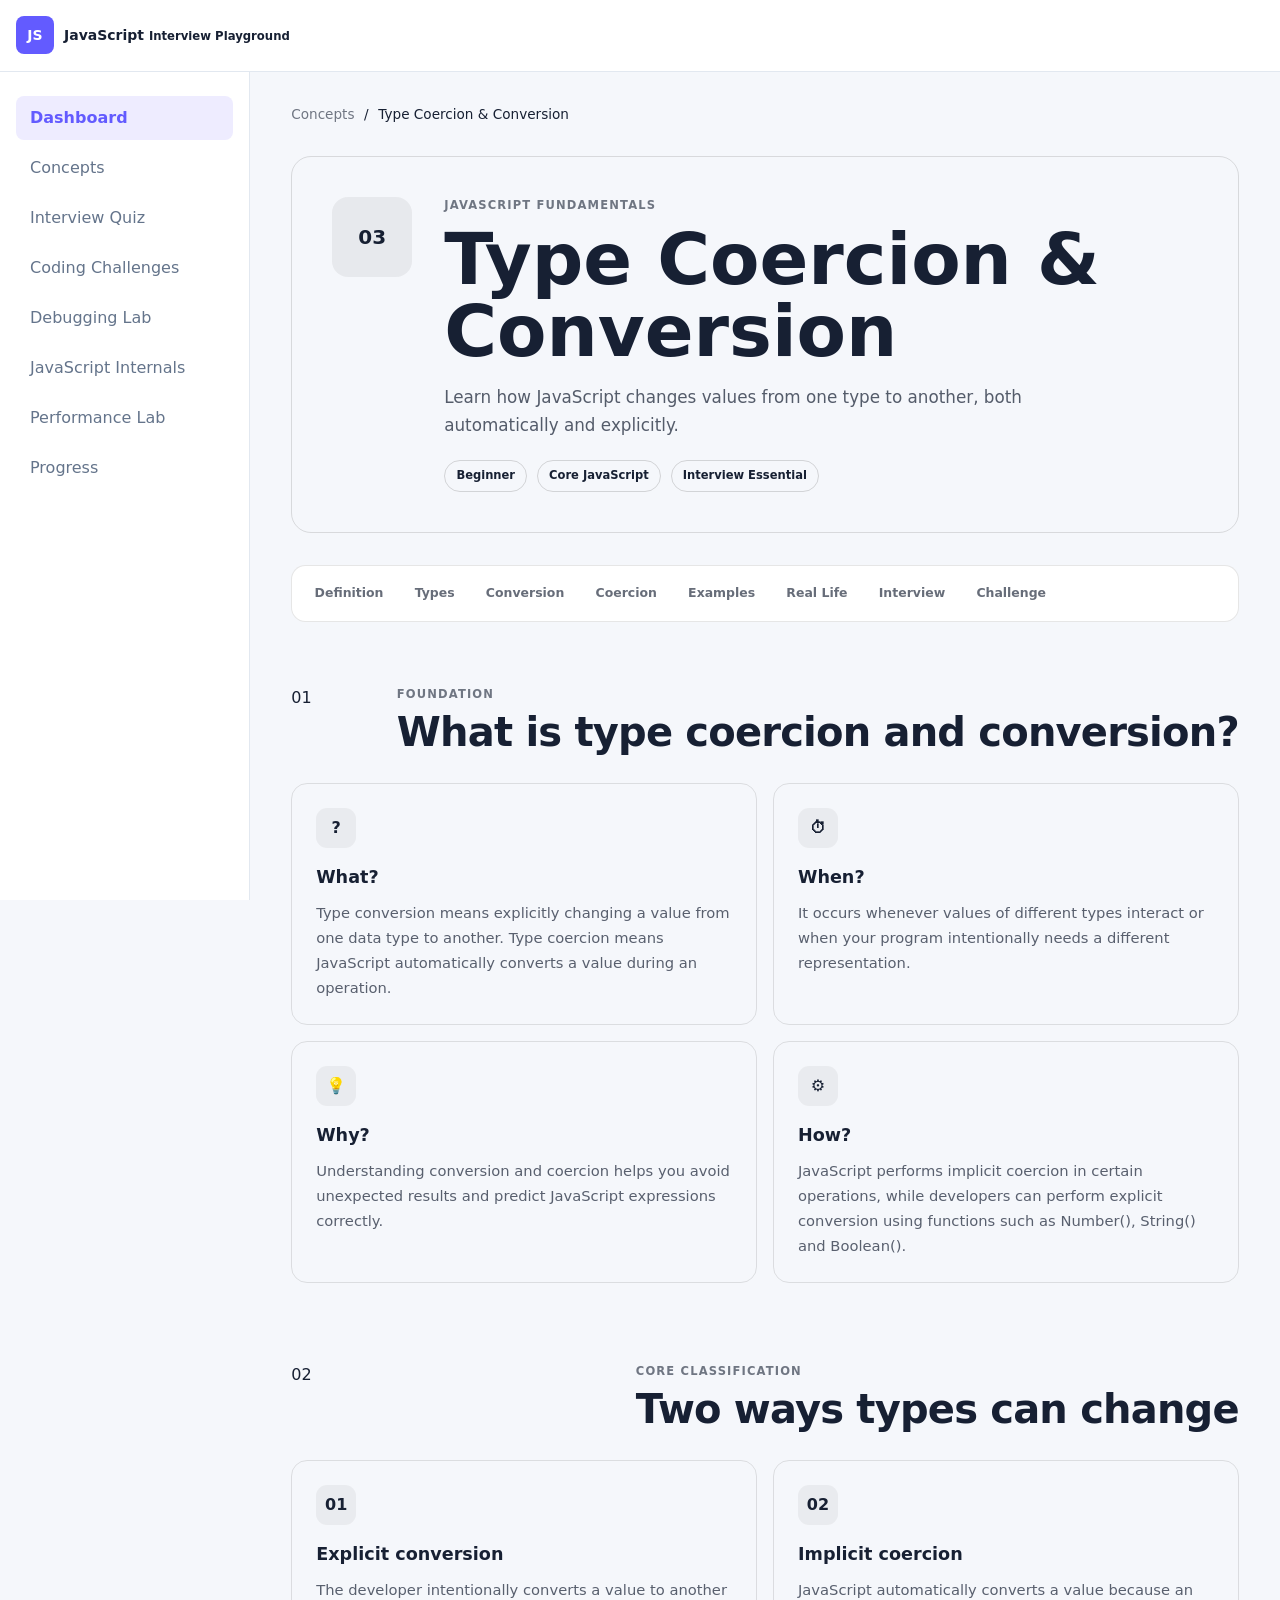
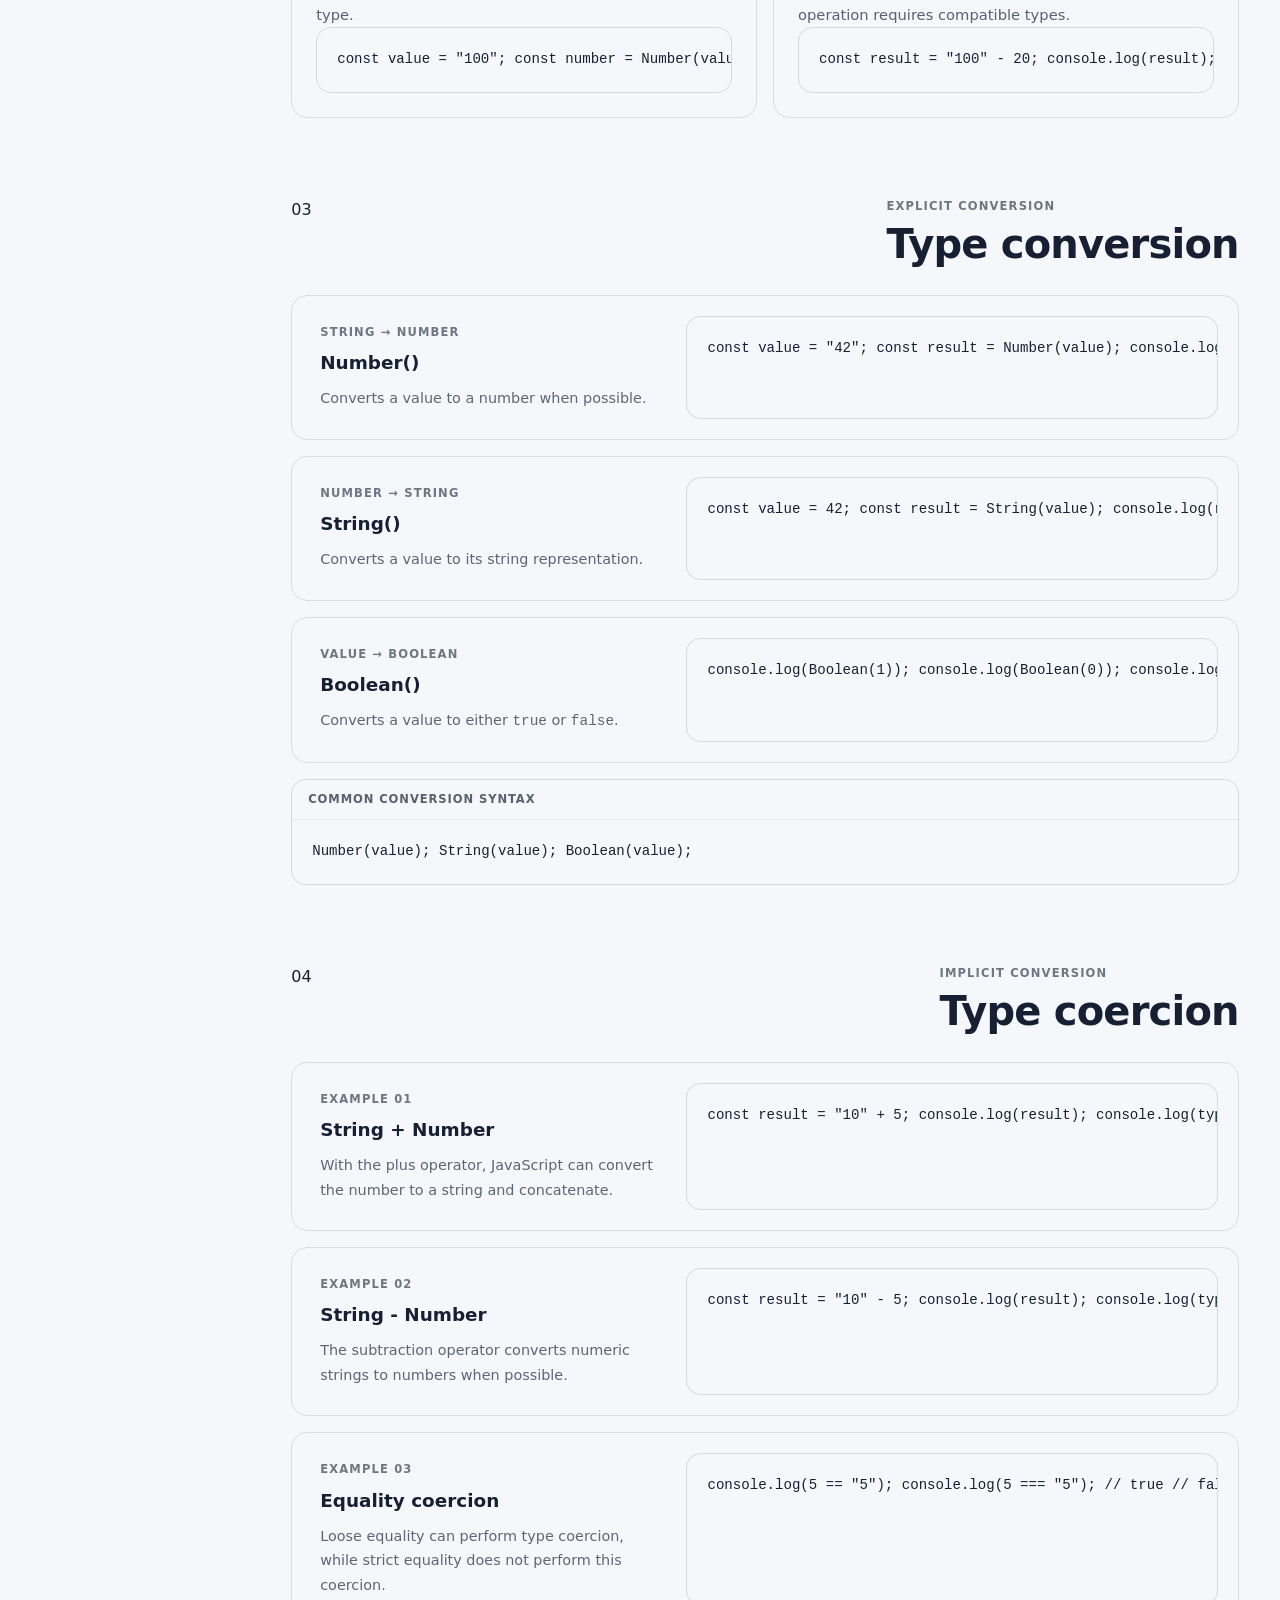
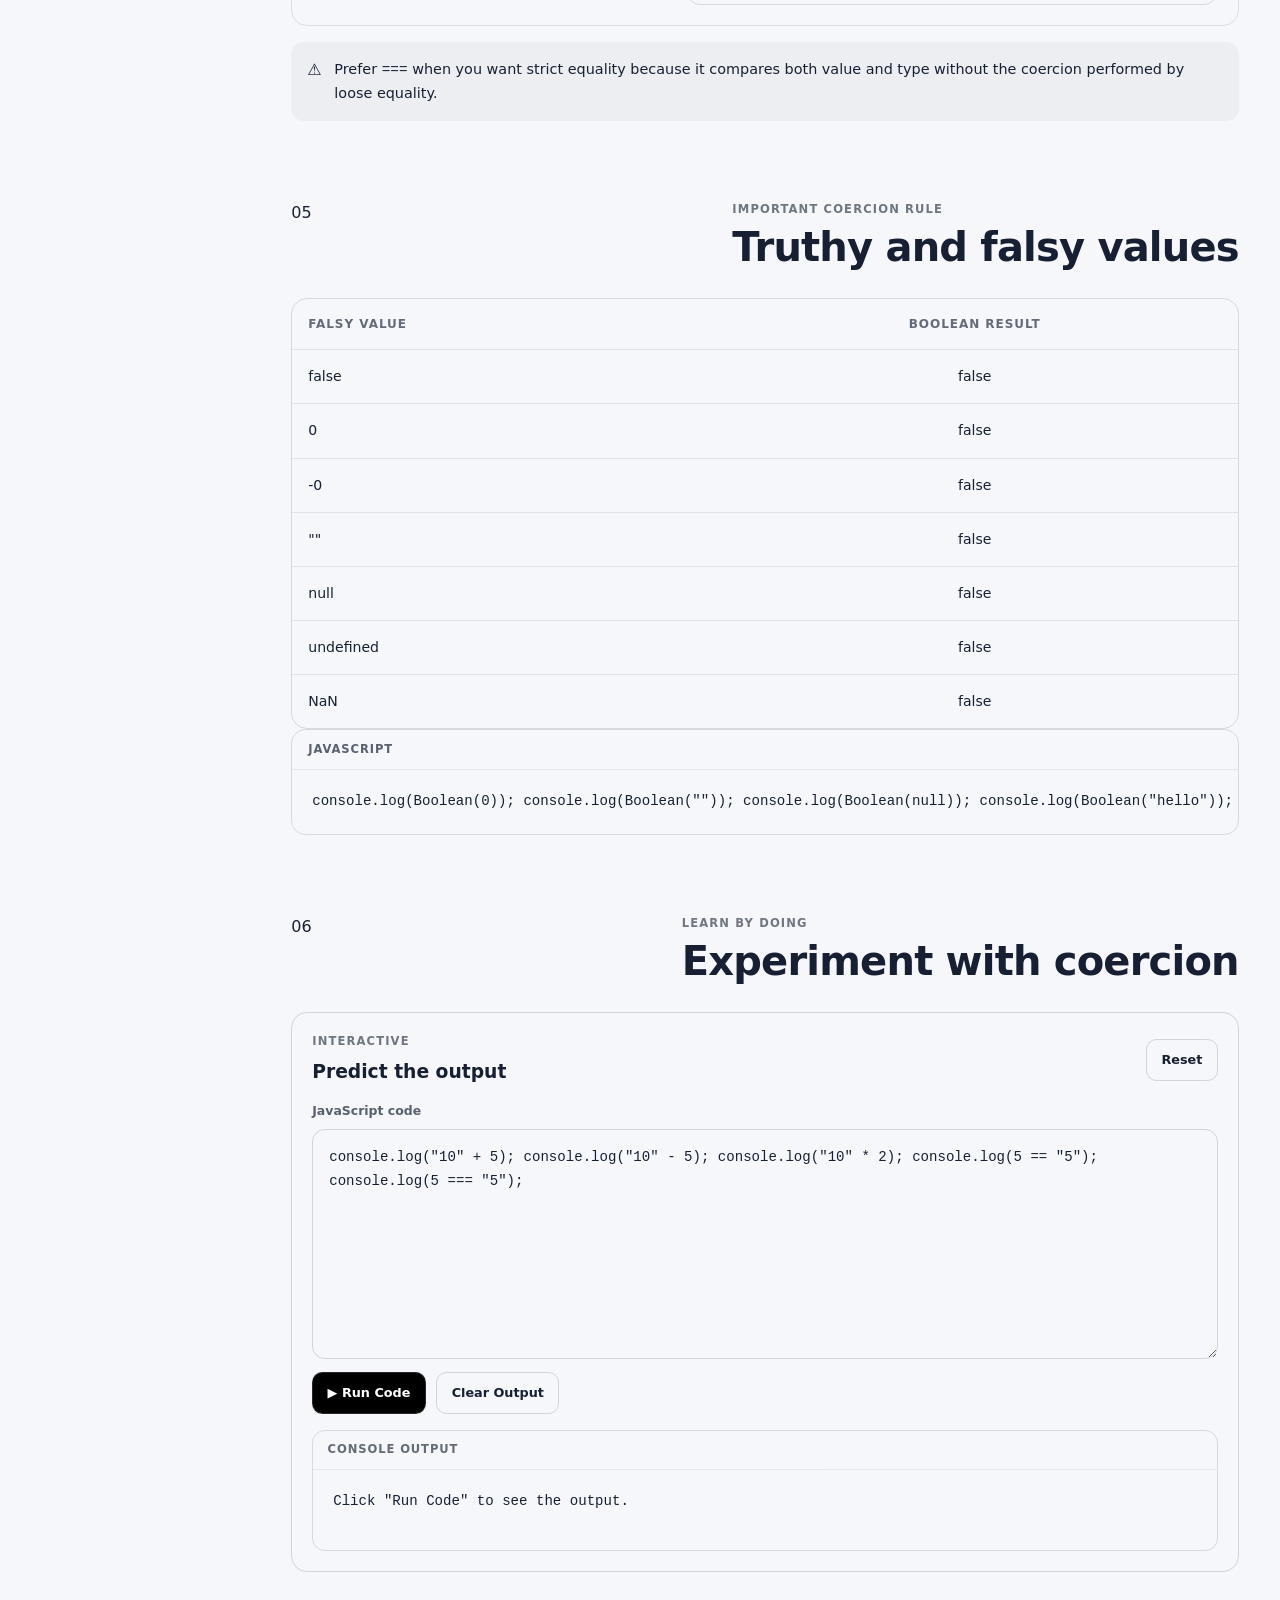
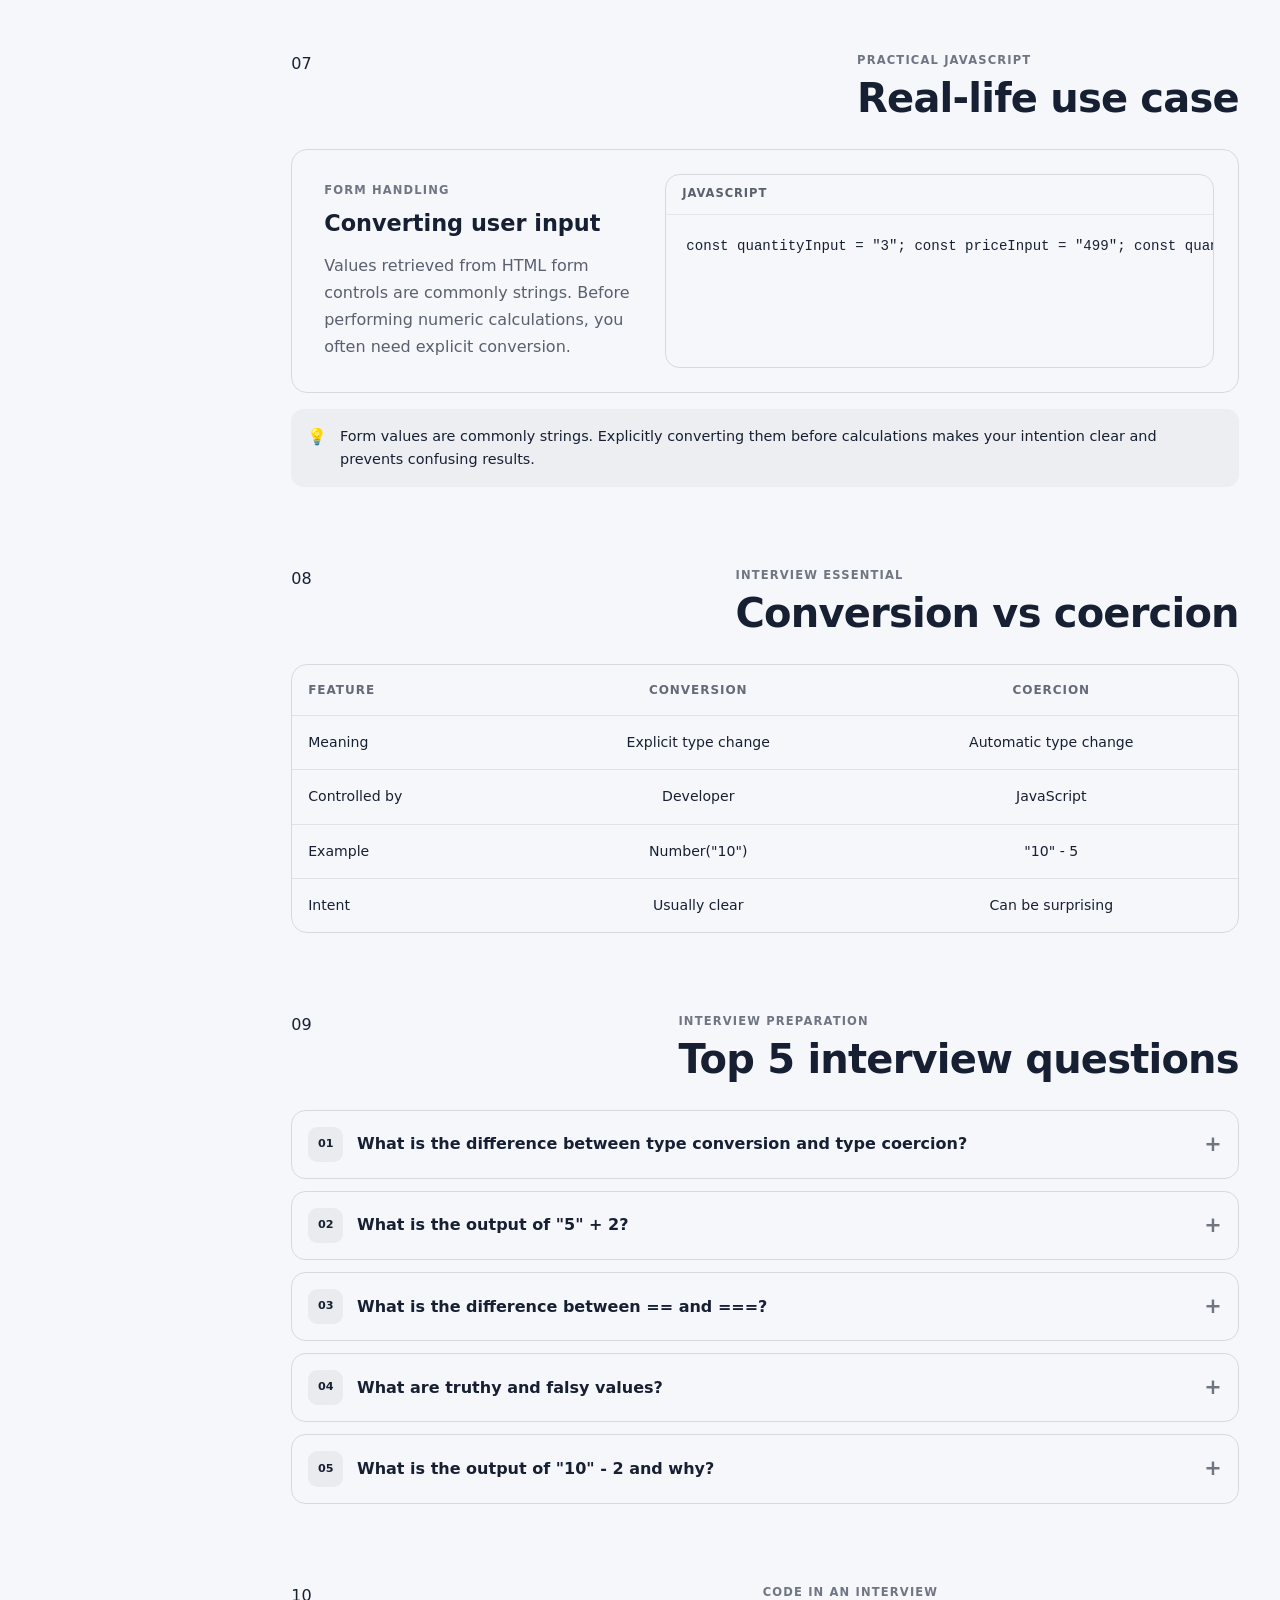
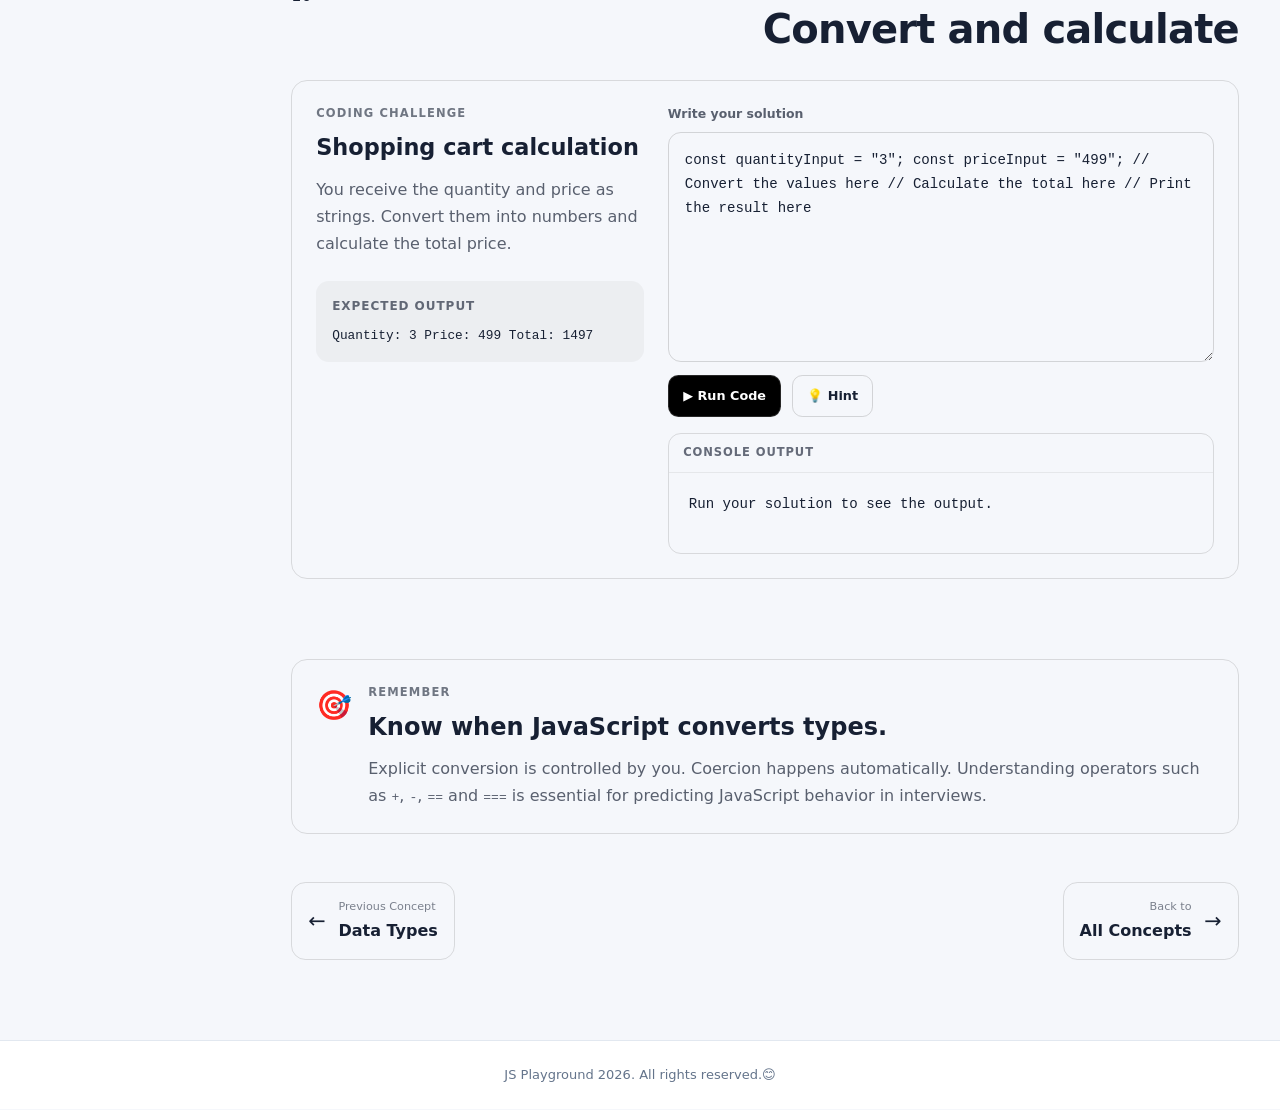
<file: pages/concepts/type-coercion.html>
<!doctype html>
<html lang="en">
  <head>
    <meta charset="UTF-8" />
    <meta name="viewport" content="width=device-width, initial-scale=1.0" />
    <title></title>
    <link rel="stylesheet" href="../../css/style.css" />
    <link rel="stylesheet" href="../../css/concept-page.css" />
  </head>
  <body>
    <header class="site-header">
      <div class="header-container">
        <a href="../../index.html" class="logo">
          <span class="logo-mark">JS</span>

          <span class="logo-text">
            JavaScript
            <small>Interview Playground</small>
          </span>
        </a>

        <button
          type="button"
          class="menu-toggle"
          id="menuToggle"
          aria-label="Open navigation menu"
          aria-expanded="false"
        >
          ☰
        </button>
      </div>
    </header>
    <div class="app-layout">
      <aside class="sidebar" id="mainNavigation">
        <nav class="sidebar-nav" aria-label="Main Navigation">
          <ul class="nav-list">
            <li class="nav-item">
              <a href="/index.html" class="nav-link active"> Dashboard </a>
            </li>
            <li class="nav-item">
              <a href="/pages/concepts.html" class="nav-link"> Concepts </a>
            </li>

            <li class="nav-item">
              <a href="/pages/quiz.html" class="nav-link"> Interview Quiz </a>
            </li>

            <li class="nav-item">
              <a href="#challenges" class="nav-link"> Coding Challenges </a>
            </li>

            <li class="nav-item">
              <a href="#debugging" class="nav-link"> Debugging Lab </a>
            </li>

            <li class="nav-item">
              <a href="#internals" class="nav-link"> JavaScript Internals </a>
            </li>

            <li class="nav-item">
              <a href="#performance" class="nav-link"> Performance Lab </a>
            </li>

            <li class="nav-item">
              <a href="#progress" class="nav-link"> Progress </a>
            </li>
          </ul>
        </nav>
      </aside>

      <main class="concept-detail-page">
        <!-- ================================================= BREADCRUMB ================================================= -->
        <nav class="breadcrumb" aria-label="Breadcrumb">
          <a href="../concepts.html"> Concepts </a>
          <span aria-hidden="true"> / </span>
          <span> Type Coercion & Conversion </span>
        </nav>
        <!-- ================================================= CONCEPT HEADER ================================================= -->
        <section class="concept-header">
          <div class="concept-header-number">03</div>
          <div class="concept-header-content">
            <span class="concept-label"> JavaScript Fundamentals </span>
            <h1>Type Coercion & Conversion</h1>
            <p>
              Learn how JavaScript changes values from one type to another, both
              automatically and explicitly.
            </p>
            <div class="concept-meta">
              <span class="meta-badge"> Beginner </span>
              <span class="meta-badge"> Core JavaScript </span>
              <span class="meta-badge"> Interview Essential </span>
            </div>
          </div>
        </section>
        <!-- ================================================= CONTENT NAVIGATION ================================================= -->
        <nav class="section-navigation" aria-label="Concept sections">
          <a href="#definition"> Definition </a> <a href="#types"> Types </a>
          <a href="#conversion"> Conversion </a>
          <a href="#coercion"> Coercion </a> <a href="#examples"> Examples </a>
          <a href="#use-case"> Real Life </a>
          <a href="#interview"> Interview </a>
          <a href="#challenge"> Challenge </a>
        </nav>
        <!-- ================================================= 01. DEFINITION ================================================= -->
        <section class="concept-section" id="definition">
          <div class="section-heading">
            <span> 01 </span>
            <div>
              <p class="section-kicker">Foundation</p>
              <h2>What is type coercion and conversion?</h2>
            </div>
          </div>
          <div class="definition-grid">
            <article class="definition-card">
              <span class="definition-icon"> ? </span>
              <h3>What?</h3>
              <p>
                Type conversion means explicitly changing a value from one data
                type to another. Type coercion means JavaScript automatically
                converts a value during an operation.
              </p>
            </article>
            <article class="definition-card">
              <span class="definition-icon"> ⏱ </span>
              <h3>When?</h3>
              <p>
                It occurs whenever values of different types interact or when
                your program intentionally needs a different representation.
              </p>
            </article>
            <article class="definition-card">
              <span class="definition-icon"> 💡 </span>
              <h3>Why?</h3>
              <p>
                Understanding conversion and coercion helps you avoid unexpected
                results and predict JavaScript expressions correctly.
              </p>
            </article>
            <article class="definition-card">
              <span class="definition-icon"> ⚙ </span>
              <h3>How?</h3>
              <p>
                JavaScript performs implicit coercion in certain operations,
                while developers can perform explicit conversion using functions
                such as Number(), String() and Boolean().
              </p>
            </article>
          </div>
        </section>
        <!-- ================================================= 02. TYPES ================================================= -->
        <section class="concept-section" id="types">
          <div class="section-heading">
            <span> 02 </span>
            <div>
              <p class="section-kicker">Core classification</p>
              <h2>Two ways types can change</h2>
            </div>
          </div>
          <div class="definition-grid">
            <article class="definition-card">
              <span class="definition-icon"> 01 </span>
              <h3>Explicit conversion</h3>
              <p>
                The developer intentionally converts a value to another type.
              </p>
              <div class="code-block">
                <pre><code>const value = "100"; const number = Number(value); console.log(number);</code></pre>
              </div>
            </article>
            <article class="definition-card">
              <span class="definition-icon"> 02 </span>
              <h3>Implicit coercion</h3>
              <p>
                JavaScript automatically converts a value because an operation
                requires compatible types.
              </p>
              <div class="code-block">
                <pre><code>const result = "100" - 20; console.log(result);</code></pre>
              </div>
            </article>
          </div>
        </section>
        <!-- ================================================= 03. TYPE CONVERSION ================================================= -->
        <section class="concept-section" id="conversion">
          <div class="section-heading">
            <span> 03 </span>
            <div>
              <p class="section-kicker">Explicit conversion</p>
              <h2>Type conversion</h2>
            </div>
          </div>
          <div class="example-card">
            <div class="example-content">
              <span class="example-number"> String → Number </span>
              <h3>Number()</h3>
              <p>Converts a value to a number when possible.</p>
            </div>
            <div class="code-block">
              <pre><code>const value = "42"; const result = Number(value); console.log(result); console.log(typeof result);</code></pre>
            </div>
          </div>
          <div class="example-card">
            <div class="example-content">
              <span class="example-number"> Number → String </span>
              <h3>String()</h3>
              <p>Converts a value to its string representation.</p>
            </div>
            <div class="code-block">
              <pre><code>const value = 42; const result = String(value); console.log(result); console.log(typeof result);</code></pre>
            </div>
          </div>
          <div class="example-card">
            <div class="example-content">
              <span class="example-number"> Value → Boolean </span>
              <h3>Boolean()</h3>
              <p>
                Converts a value to either <code>true</code> or
                <code>false</code>.
              </p>
            </div>
            <div class="code-block">
              <pre><code>console.log(Boolean(1)); console.log(Boolean(0)); console.log(Boolean("hello")); console.log(Boolean("")); </code></pre>
            </div>
          </div>
          <div class="syntax-card">
            <div class="code-header">
              <span> Common conversion syntax </span>
            </div>
            <pre><code>Number(value); String(value); Boolean(value);</code></pre>
          </div>
        </section>
        <!-- ================================================= 04. TYPE COERCION ================================================= -->
        <section class="concept-section" id="coercion">
          <div class="section-heading">
            <span> 04 </span>
            <div>
              <p class="section-kicker">Implicit conversion</p>
              <h2>Type coercion</h2>
            </div>
          </div>
          <div class="example-card">
            <div class="example-content">
              <span class="example-number"> Example 01 </span>
              <h3>String + Number</h3>
              <p>
                With the plus operator, JavaScript can convert the number to a
                string and concatenate.
              </p>
            </div>
            <div class="code-block">
              <pre><code>const result = "10" + 5; console.log(result); console.log(typeof result); // "105" // "string"</code></pre>
            </div>
          </div>
          <div class="example-card">
            <div class="example-content">
              <span class="example-number"> Example 02 </span>
              <h3>String - Number</h3>
              <p>
                The subtraction operator converts numeric strings to numbers
                when possible.
              </p>
            </div>
            <div class="code-block">
              <pre><code>const result = "10" - 5; console.log(result); console.log(typeof result); // 5 // "number"</code></pre>
            </div>
          </div>
          <div class="example-card">
            <div class="example-content">
              <span class="example-number"> Example 03 </span>
              <h3>Equality coercion</h3>
              <p>
                Loose equality can perform type coercion, while strict equality
                does not perform this coercion.
              </p>
            </div>
            <div class="code-block">
              <pre><code>console.log(5 == "5"); console.log(5 === "5"); // true // false</code></pre>
            </div>
          </div>
          <div class="key-insight">
            <span> ⚠️ </span>
            <p>
              Prefer <code>===</code> when you want strict equality because it
              compares both value and type without the coercion performed by
              loose equality.
            </p>
          </div>
        </section>
        <!-- ================================================= 05. TRUTHY AND FALSY ================================================= -->
        <section class="concept-section">
          <div class="section-heading">
            <span> 05 </span>
            <div>
              <p class="section-kicker">Important coercion rule</p>
              <h2>Truthy and falsy values</h2>
            </div>
          </div>
          <div class="table-wrapper">
            <table class="comparison-table">
              <thead>
                <tr>
                  <th>Falsy value</th>
                  <th>Boolean result</th>
                </tr>
              </thead>
              <tbody>
                <tr>
                  <td>false</td>
                  <td>false</td>
                </tr>
                <tr>
                  <td>0</td>
                  <td>false</td>
                </tr>
                <tr>
                  <td>-0</td>
                  <td>false</td>
                </tr>
                <tr>
                  <td>""</td>
                  <td>false</td>
                </tr>
                <tr>
                  <td>null</td>
                  <td>false</td>
                </tr>
                <tr>
                  <td>undefined</td>
                  <td>false</td>
                </tr>
                <tr>
                  <td>NaN</td>
                  <td>false</td>
                </tr>
              </tbody>
            </table>
          </div>
          <div class="code-block">
            <div class="code-header"><span> JavaScript </span></div>
            <pre><code>console.log(Boolean(0)); console.log(Boolean("")); console.log(Boolean(null)); console.log(Boolean("hello")); console.log(Boolean(100)); console.log(Boolean([]));</code></pre>
          </div>
        </section>
        <!-- ================================================= 06. INTERACTIVE EXAMPLES ================================================= -->
        <section class="concept-section" id="examples">
          <div class="section-heading">
            <span> 06 </span>
            <div>
              <p class="section-kicker">Learn by doing</p>
              <h2>Experiment with coercion</h2>
            </div>
          </div>
          <article class="interactive-example">
            <div class="interactive-header">
              <div>
                <span class="example-number"> Interactive </span>
                <h3>Predict the output</h3>
              </div>
              <button type="button" class="reset-code-btn" id="resetExample">
                Reset
              </button>
            </div>
            <label for="exampleEditor"> JavaScript code </label>
            <textarea
              id="exampleEditor"
              class="code-editor"
              spellcheck="false"
              aria-label="JavaScript code editor"
            >
console.log("10" + 5); console.log("10" - 5); console.log("10" * 2); console.log(5 == "5"); console.log(5 === "5");</textarea
            >
            <div class="editor-actions">
              <button type="button" class="run-button" id="runExample">
                ▶ Run Code
              </button>
              <button
                type="button"
                class="clear-button"
                id="clearExampleOutput"
              >
                Clear Output
              </button>
            </div>
            <div class="output-panel">
              <div class="output-header">Console Output</div>
              <pre id="exampleOutput">Click "Run Code" to see the output.</pre>
            </div>
          </article>
        </section>
        <!-- ================================================= 07. REAL LIFE USE CASE ================================================= -->
        <section class="concept-section" id="use-case">
          <div class="section-heading">
            <span> 07 </span>
            <div>
              <p class="section-kicker">Practical JavaScript</p>
              <h2>Real-life use case</h2>
            </div>
          </div>
          <div class="use-case-card">
            <div class="use-case-text">
              <span class="use-case-label"> Form Handling </span>
              <h3>Converting user input</h3>
              <p>
                Values retrieved from HTML form controls are commonly strings.
                Before performing numeric calculations, you often need explicit
                conversion.
              </p>
            </div>
            <div class="code-block">
              <div class="code-header"><span> JavaScript </span></div>
              <pre><code>const quantityInput = "3"; const priceInput = "499"; const quantity = Number(quantityInput); const price = Number(priceInput); const total = quantity * price; console.log("Quantity:", quantity); console.log("Price:", price); console.log("Total:", total);</code></pre>
            </div>
          </div>
          <div class="key-insight">
            <span> 💡 </span>
            <p>
              Form values are commonly strings. Explicitly converting them
              before calculations makes your intention clear and prevents
              confusing results.
            </p>
          </div>
        </section>
        <!-- ================================================= 08. CONVERSION VS COERCION ================================================= -->
        <section class="concept-section">
          <div class="section-heading">
            <span> 08 </span>
            <div>
              <p class="section-kicker">Interview essential</p>
              <h2>Conversion vs coercion</h2>
            </div>
          </div>
          <div class="table-wrapper">
            <table class="comparison-table">
              <thead>
                <tr>
                  <th>Feature</th>
                  <th>Conversion</th>
                  <th>Coercion</th>
                </tr>
              </thead>
              <tbody>
                <tr>
                  <td>Meaning</td>
                  <td>Explicit type change</td>
                  <td>Automatic type change</td>
                </tr>
                <tr>
                  <td>Controlled by</td>
                  <td>Developer</td>
                  <td>JavaScript</td>
                </tr>
                <tr>
                  <td>Example</td>
                  <td>Number("10")</td>
                  <td>"10" - 5</td>
                </tr>
                <tr>
                  <td>Intent</td>
                  <td>Usually clear</td>
                  <td>Can be surprising</td>
                </tr>
              </tbody>
            </table>
          </div>
        </section>
        <!-- ================================================= 09. INTERVIEW QUESTIONS ================================================= -->
        <section class="concept-section" id="interview">
          <div class="section-heading">
            <span> 09 </span>
            <div>
              <p class="section-kicker">Interview preparation</p>
              <h2>Top 5 interview questions</h2>
            </div>
          </div>
          <div class="questions-list">
            <!-- Question 1 -->
            <details class="question-card">
              <summary>
                <span class="question-number"> 01 </span>
                <span>
                  What is the difference between type conversion and type
                  coercion?
                </span>
                <span class="question-icon"> + </span>
              </summary>
              <div class="answer">
                <p>
                  Type conversion is explicit and controlled by the developer.
                  Type coercion is an automatic conversion performed by
                  JavaScript during certain operations.
                </p>
                <div class="code-block">
                  <pre><code>// Explicit conversion Number("10"); // Implicit coercion "10" - 5;</code></pre>
                </div>
              </div>
            </details>
            <!-- Question 2 -->
            <details class="question-card">
              <summary>
                <span class="question-number"> 02 </span>
                <span> What is the output of "5" + 2? </span>
                <span class="question-icon"> + </span>
              </summary>
              <div class="answer">
                <p>
                  The result is <code>"52"</code>. With the plus operator, when
                  one operand is a string, JavaScript performs string
                  concatenation.
                </p>
                <div class="code-block">
                  <pre><code>console.log("5" + 2); // "52"</code></pre>
                </div>
              </div>
            </details>
            <!-- Question 3 -->
            <details class="question-card">
              <summary>
                <span class="question-number"> 03 </span>
                <span> What is the difference between == and ===? </span>
                <span class="question-icon"> + </span>
              </summary>
              <div class="answer">
                <p>
                  <code>==</code> performs loose equality comparison and may
                  coerce types. <code>===</code> performs strict equality
                  comparison without that coercion.
                </p>
                <div class="code-block">
                  <pre><code>5 == "5"; // true 5 === "5"; // false</code></pre>
                </div>
              </div>
            </details>
            <!-- Question 4 -->
            <details class="question-card">
              <summary>
                <span class="question-number"> 04 </span>
                <span> What are truthy and falsy values? </span>
                <span class="question-icon"> + </span>
              </summary>
              <div class="answer">
                <p>
                  A truthy value behaves like <code>true</code> when converted
                  to a boolean. A falsy value behaves like <code>false</code>.
                </p>
                <p>
                  Common falsy values include <code>false</code>,
                  <code>0</code>, <code>""</code>, <code>null</code>,
                  <code>undefined</code> and <code>NaN</code>.
                </p>
              </div>
            </details>
            <!-- Question 5 -->
            <details class="question-card">
              <summary>
                <span class="question-number"> 05 </span>
                <span> What is the output of "10" - 2 and why? </span>
                <span class="question-icon"> + </span>
              </summary>
              <div class="answer">
                <p>
                  The result is <code>8</code>. The subtraction operator
                  requires numeric operands, so JavaScript converts the string
                  <code>"10"</code> into the number <code>10</code>.
                </p>
                <div class="code-block">
                  <pre><code>console.log("10" - 2); // 8</code></pre>
                </div>
              </div>
            </details>
          </div>
        </section>
        <!-- ================================================= 10. INTERVIEW CODING CHALLENGE ================================================= -->
        <section class="concept-section" id="challenge">
          <div class="section-heading">
            <span> 10 </span>
            <div>
              <p class="section-kicker">Code in an interview</p>
              <h2>Convert and calculate</h2>
            </div>
          </div>
          <div class="challenge-card">
            <div class="challenge-description">
              <span class="challenge-label"> Coding Challenge </span>
              <h3>Shopping cart calculation</h3>
              <p>
                You receive the quantity and price as strings. Convert them into
                numbers and calculate the total price.
              </p>
              <div class="expected-output">
                <h4>Expected output</h4>
                <pre>Quantity: 3 Price: 499 Total: 1497</pre>
              </div>
            </div>
            <div class="challenge-editor">
              <label for="challengeEditor"> Write your solution </label>
              <textarea
                id="challengeEditor"
                class="code-editor"
                spellcheck="false"
              >
const quantityInput = "3"; const priceInput = "499"; // Convert the values here // Calculate the total here // Print the result here </textarea
              >
              <div class="editor-actions">
                <button type="button" class="run-button" id="runChallenge">
                  ▶ Run Code
                </button>
                <button type="button" class="hint-button" id="showHint">
                  💡 Hint
                </button>
              </div>
              <div class="hint-box" id="hintBox" hidden>
                Use <code>Number(quantityInput)</code> and
                <code>Number(priceInput)</code>. Then multiply the converted
                values.
              </div>
              <div class="output-panel">
                <div class="output-header">Console Output</div>
                <pre id="challengeOutput">
Run your solution to see the output.</pre
                >
              </div>
            </div>
          </div>
        </section>
        <!-- ================================================= QUICK TAKEAWAY ================================================= -->
        <section class="takeaway-section">
          <div class="takeaway-card">
            <span class="takeaway-icon"> 🎯 </span>
            <div>
              <p class="section-kicker">Remember</p>
              <h2>Know when JavaScript converts types.</h2>
              <p>
                Explicit conversion is controlled by you. Coercion happens
                automatically. Understanding operators such as <code>+</code>,
                <code>-</code>, <code>==</code> and <code>===</code> is
                essential for predicting JavaScript behavior in interviews.
              </p>
            </div>
          </div>
        </section>
        <!-- ================================================= PREVIOUS / NEXT ================================================= -->
        <nav class="concept-pagination" aria-label="Concept pagination">
          <a href="data-types.html" class="pagination-link">
            <span> ← </span>
            <div>
              <small> Previous Concept </small> <strong> Data Types </strong>
            </div>
          </a>
          <a href="../concepts.html" class="pagination-link next">
            <div><small> Back to </small> <strong> All Concepts </strong></div>
            <span> → </span>
          </a>
        </nav>
      </main>
      <!-- ===================================================== SIDEBAR OVERLAY ===================================================== -->
      <div class="sidebar-overlay" id="sidebarOverlay" aria-hidden="true"></div>
    </div>
    <footer class="site-footer">
      <div class="container">
        <p>JS Playground 2026. All rights reserved.😊</p>
      </div>
    </footer>

    <!-- Global JavaScript -->

    <script src="../../js/app.js"></script>

    <script src="../../js/concept-page.js"></script>
  </body>
</html>
</file>
<file: css/style.css>
/*  DESIGN TOKENS */
:root{
    --color-background: #f5f7fb;
     --color-surface: #ffffff;
    --color-surface-muted: #f8fafc;

    --color-text: #172033;
    --color-text-muted: #64748b;
    --color-text-light: #94a3b8;

    --color-primary: #635bff;
    --color-primary-dark: #5048d8;
    --color-primary-light: #eeecff;

    --color-border: #e2e8f0;

    --shadow-sm: 0 1px 3px rgb(15 23 42 / 0.06);
    --shadow-md: 0 8px 24px rgb(15 23 42 / 0.08);

    --radius-sm: 8px;
    --radius-md: 12px;
    --radius-lg: 18px;

    --sidebar-width: 250px;
    --header-height: 72px;

    --container-width: 1440px;

    --transition-fast: 150ms ease;
    --transition-normal: 250ms ease;
}

/* RESET */
*,
*::before,
*::after{
    box-sizing: border-box;
}
html{
    scroll-behavior: smooth;
}
body{
    margin: 0;
    min-width: 320px;
    background-color: var(--color-background);
    color: var(--color-text);
    font-family: 
        Inter,system-ui, -apple-system, BlinkMacSystemFont, 'Segoe UI', Roboto, Oxygen, Ubuntu, Cantarell, 'Open Sans', 'Helvetica Neue', sans-serif;
    line-height: 1.5;
}

/* Global elements */
img{
    display: block;
    max-width: 100%;
}

button,
input,
textarea,
select{
    font: inherit;
}

button,
a{
    -webkit-tap-highlight-color: transparent;
}

a{
    color: inherit;
    text-decoration: none;
}

button{
    cursor: pointer;
}

h1,
h2,
h3,
p{
    margin-top: 0;
}

/* Layout Utilities */
.container{
    width: min(
        calc(100% -32px),
        var(--container-width)
    );
    margin-inline: auto;
}
/* Header */
.site-header{
    position: sticky;
    top: 0;
    z-index: 100;
    height: var(--header-height);
    padding:16px;
    background-color: var(--color-surface);
    border-bottom: 1px solid var(--color-border);
}

.header-content{
    display: flex;
    align-items: center;
    justify-content: space-between;
    height: 100%;
}

.logo{
    display: inline-flex;
    align-items: center;
    gap: 10px;
    font-weight: 700;
}

.logo-mark{
    display: grid;
    width: 38px;
    height: 38px;
    place-items: center;
    color: white;
    background-color: var(--color-primary);
    border-radius: var(--radius-sm);
    font-size: 14px;
}

.logo-text{
    font-size: 14px;
}

/* Mobile Menu Button */
.menu-toggle{
     display: none; 
    width: 42px;
    height: 42px;
    padding:8px;
    background: transparent;
    border: 1px solid var(--color-border);
    border-radius: var(--radius-sm);
}

.menu-toggle span{
    display: block;
    width: 100%;
    height: 2px;
    margin-block: 5px;
    background-color: var(--color-text);
}

/* App layout */
.app-layout{
    display: grid;
    grid-template-columns: var(--sidebar-width) minmax(0,1fr);
    min-height: calc(100vh - var(--header-height));
}

/* Sidebar */
.sidebar {
    position: sticky;
    top: var(--header-height);
    height: calc(100vh - var(--header-height));
    padding: 24px 16px;
    background-color: var(--color-surface);
    border-right: 1px solid var(--color-border);
    /* overflow-y: auto; */
}

.nav-list{
    display: grid;
    gap: 6px;
    margin: 0;
    padding: 0;
    list-style: none;
}

.nav-link{
    display: flex;
    align-items: center;
    min-height: 44px;
    padding: 10px 14px;
    color: var(--color-text-muted);
    border-radius: var(--radius-sm);
    transition: 
    background-color var(--transition-fast),
    color var(--transition-fast),
    transform var(--transition-fast);
}

.nav-link:hover{
    color:var(--color-text);
    background-color: var(--color-surface-muted);
}

.nav-link:focus-visible {
    outline: 3px solid var(--color-primary-light);
    outline-offset: 2px;
}
.nav-link.active{
    color: var(--color-primary);
    background-color: var(--color-primary-light);
    font-weight: 600;
}

/* main content */
.main-content{
    width: min(
        100%,
        1200px
    );
    margin-inline:auto;
    padding: 48px 32px 64px;
}

/* hero  */
.hero-section{
    max-width: 780px;
    margin-bottom: 48px;
}

.eyebrow{
    margin-bottom: 8px;
    color: var(--color-primary);
    font-size: 13px;
    font-weight: 700;
    letter-spacing: 0.08em;
    text-transform: uppercase;
}

.hero-section h1{
    margin-bottom: 16px;
    font-size: clamp(2rem,5vw, 3.5rem);
    line-height: 1.1;
    letter-spacing: -0.04rem;
}

.hero-description{
    max-width: 680px;
    margin-bottom: 0;
    color: var(--color-text-muted);
    font-size: 18px;
}
/* Sections */

.stats-section,
.topics-section,
.progress-section{
      margin-bottom: 56px;
}

.section-heading{
    display: flex;
    align-items: center;
    justify-content: space-between;
    margin-bottom: 20px;
}
.section-heading h2 {
    margin-bottom: 0;

    font-size: 24px;
    letter-spacing: -0.02em;
}

/* Stats */
.stats-grid{
    display: grid;
    grid-template-columns: repeat(4,minmax(0,1fr));
    gap:16px;
}
.stat-card{
    padding: 22px;
    background-color: var(--color-surface);
    border: 1px solid var(--color-border);
    border-radius: var(--radius-md);
    box-shadow: var(--shadow-sm);
    transition:
        transform var(--transition-normal),
        box-shadow var(--transition-normal);
}

.stat-card:hover{
    transform: translateY(-3px);
    box-shadow: var(--transition-normal);
}
.stat-label{
    margin-bottom: 8px;
    color: var(--color-text-muted);
    font-size: 14px;
}

.stat-value{
    display: block;
    margin-bottom: 4px;
       font-size: 28px;
}
.stat-description {
    color: var(--color-text-light);
    font-size: 13px;
}
/* topics */
.topics-grid {
    display: grid;

    grid-template-columns:
        repeat(3, minmax(0, 1fr));

    gap: 16px;
}
.topic-card {
    position: relative;
    min-height: 180px;
    padding: 24px;
    background-color: var(--color-surface);
    border: 1px solid var(--color-border);
    border-radius: var(--radius-md);
    overflow: hidden;
    transition:
        transform var(--transition-normal),
        border-color var(--transition-normal),
        box-shadow var(--transition-normal);
}
.topic-card::after {
    content: "";
    position: absolute;
    right: -30px;
    bottom: -30px;
    width: 100px;
    height: 100px;
    background-color: var(--color-primary-light);
    border-radius: 50%;
    opacity: 0.5;
    transition: transform var(--transition-normal);
}
.topic-card:hover {
    transform: translateY(-4px);
    border-color: rgb(99 91 255 / 0.3);
    box-shadow: var(--shadow-md);
}
.topic-card:hover::after {
    transform: scale(1.3);
}
.topic-number {
    display:inline-block;
    margin-bottom: 24px;
    color: var(--color-primary);
    font-size: 12px;
    font-weight: 700;
}
.topic-card h3 {
    position: relative;
    z-index: 1;
    margin-bottom: 8px;
    font-size: 18px;
}
.topic-card p {
    position: relative;
    z-index: 1;
    margin-bottom: 0;
    color: var(--color-text-muted);
    font-size: 14px;
}
   /* 14. PROGRESS */
  

.progress-card {
    padding: 24px;
    background-color: var(--color-surface);
    border: 1px solid var(--color-border);
    border-radius: var(--radius-md);
    box-shadow: var(--shadow-sm);
}


.progress-header {
    display: flex;
    align-items: center;
    justify-content: space-between;
    gap: 16px;
    margin-bottom: 16px;
}


.progress-header h3 {
    margin-bottom: 4px;
}


.progress-header p {
    margin-bottom: 0;
    color: var(--color-text-muted);
    font-size: 14px;
}


.progress-header strong {
    color: var(--color-primary);
}


.progress-bar {
    height: 10px;
    background-color: var(--color-primary-light);
    border-radius: 999px;
    overflow: hidden;
}


.progress-fill {
    display: block;
    width: 0;
    height: 100%;
    background-color: var(--color-primary);
    border-radius: inherit;
    transition: width 400ms ease;
}

/* Footer */

.site-footer{
    padding:24px 16px;
    background-color: var(--color-surface);
    border-top: 1px solid var(--color-border);
}

.site-footer p{
    margin-bottom: 0;
    color: var(--color-text-muted);
    text-align: center;
    font-size: 13px;
}

/* Responsive Tablet - 1024px */
@media (max-width:1024px) {

    .stats-grid{
        grid-template-columns: repeat(2,minmax(0,1fr));
    }
    .topics-grid{
        grid-template-columns: repeat(2,minmax(0,1fr));
    }
}
    
/* Responsive - Mobile 768px */

@media (max-width: 768px) {
    :root{
        --header-height:64px;
    }

    .container{
        width: min( 
            calc(100% - 24px),
            var(--container-width)
        );
    }

    .menu-toggle{
        display: block;
    }

    .app-layout{
        display:block;
    }

    .sidebar{
        position: fixed;
        top: var(--header-height);
        left: 0;
        z-index: 90;
        width: 280px;
        max-width: 85vw;
        height: calc(100vh - var(--header-height));
        transform: translateX(-100%);
        box-shadow: var(--shadow-md);
       background-color: var(--color-surface);
    }

    .sidebar.is-open{
        transform: translateX(0);
    }
    .main-content{
        width:100%;
        padding: 32px 16px 48px;
    }
    .hero-section{
        font-size: 16px;
    }
     .hero-description {
        font-size: 16px;
    }
      .stats-grid,
    .topics-grid {
        grid-template-columns: 1fr;
    }

     .stats-section,
    .topics-section,
    .progress-section {
        margin-bottom: 40px;
    }
}

/* Reduced motion */
@media (prefers-reduced-motion: reduce) {

    *,
    *::before,
    *::after {
        scroll-behavior: auto !important;

        transition-duration: 0.01ms !important;
        animation-duration: 0.01ms !important;
        animation-iteration-count: 1 !important;
    }

}
</file>
<file: css/concepts.css>
.concepts-page {
  min-height: 100vh;
  padding: 3rem 5%;
}
/* Hero */
.concepts-hero {
  max-width: 1100px;
  margin: 0 auto 2.5rem;
}
.hero-content {
  max-width: 760px;
}
.concepts-hero h1 {
  margin: 0;
  font-size: clamp(2.2rem, 5vw, 4rem);
  line-height: 1.1;
}
.concepts-hero h1 span {
  display: block;
}
.concepts-hero p {
  max-width: 650px;
  margin-top: 1.25rem;
  font-size: 1.05rem;
  line-height: 1.7;
  opacity: 0.75;
}
/* Toolbar */
.concept-toolbar {
  max-width: 1100px;
  margin: 0 auto 2rem;
  display: flex;
  align-items: center;
  justify-content: space-between;
  gap: 1rem;
}
.concept-count {
  display: flex;
  align-items: baseline;
  gap: 0.4rem;
  white-space: nowrap;
}
.concept-count strong {
  font-size: 1.5rem;
}
.concept-count span {
  opacity: 0.65;
}
/* Search */
.search-wrapper {
  position: relative;
  width: min(100%, 350px);
}
.search-wrapper input {
  width: 100%;
  padding: 0.85rem 2.75rem 0.85rem 1rem;
  border: 1px solid rgba(128, 128, 128, 0.3);
  border-radius: 0.75rem;
  background: transparent;
  font: inherit;
  outline: none;
  transition:
    border-color 0.2s ease,
    box-shadow 0.2s ease;
}
.search-wrapper input:focus {
  border-color: currentColor;
  box-shadow: 0 0 0 3px rgba(128, 128, 128, 0.12);
}

.search-icon {
  position: absolute;
  top: 50%;
  right: 1rem;
  transform: translateY(-50%);
  font-size: 1.25rem;
  pointer-events: none;
  opacity: 0.6;
}
/* Concept section */
.concept-section {
  max-width: 1100px;
  margin: 0 auto;
}

/* Concept grid */
.concept-grid {
  display: grid;
  grid-template-columns: repeat(3, minmax(0, 1fr));
  gap: 1.25rem;
}
/* Concept card */
.concept-card {
  position: relative;
  display: flex;
  flex-direction: column;
  min-height: 220px;
  padding: 1.5rem;
  border: 1px solid rgba(128, 128, 128, 0.25);
  border-radius: 1rem;
  text-decoration: none;
  color: inherit;
  background: transparent;
  transition:
    transform 0.25s ease,
    border-color 0.25s ease,
    box-shadow 0.25s ease;
}

.concept-card:hover {
  transform: translateY(-5px);
  border-color: rgba(128, 128, 128, 0.55);
  box-shadow: 0 12px 30px rgba(0, 0, 0, 0.08);
}

.concept-card:focus-visible {
  outline: 3px solid currentColor;
  outline-offset: 3px;
}
/* Card number */
.concept-number {
  display: inline-flex;
  align-items: center;
  justify-content: center;
  width: 2.2rem;

  height: 2.2rem;
  margin-bottom: 1.2rem;
  border-radius: 0.6rem;
  font-size: 0.75rem;
  font-weight: 700;
  background: rgba(128, 128, 128, 0.12);
}
/* Card concept */
.concept-card h2 {
  margin: 0 0 0.6rem;
  font-size: 1.25rem;
}
.concept-card p {
  margin: 0;
  font-size: 0.9rem;
  line-height: 1.6;
  opacity: 0.68;
}

/* Card footer */
.concept-card-footer {
  display: flex;
  align-items: center;
  justify-content: space-between;
  margin-top: auto;
  padding-top: 1.5rem;
}
.concept-level {
  font-size: 0.72rem;
  font-weight: 700;
  text-transform: uppercase;
  letter-spacing: 0.08em;
  opacity: 0.55;
}
.concept-arrow {
  font-size: 1.25rem;
  transition: transform 0.2s ease;
}
.concept-card:hover .concept-arrow {
  transform: translateX(5px);
}

/* no results */
.no-results {
  padding: 4rem 1rem;
  text-align: center;
}
.no-results-icon {
  margin-bottom: 1rem;
  font-size: 2.5rem;
}
.no-results h2 {
  margin-bottom: 0.5rem;
}
.no-results p {
  margin: 0;
  opacity: 0.65;
}

/* screen reader only */
.sr-only {
  position: absolute;
  width: 1px;
  height: 1px;
  padding: 0;
  margin: -1px;
  overflow: hidden;
  clip: rect(0, 0, 0, 0);
  white-space: nowrap;
  border: 0;
}

/* Tablet */
@media (max-width: 900px) {
  .concept-grid {
    grid-template-columns: repeat(2, minmax(0, 1fr));
  }
}

/* Mobile */
@media (max-width: 600px) {
  .concepts-page {
    padding: 2rem 1rem;
  }
  .concept-toolbar {
    align-items: stretch;
    flex-direction: column;
  }
  .search-wrapper {
    width: 100%;
  }
  .concept-grid {
    grid-template-columns: 1fr;
  }
  .concept-card {
    min-height: 200px;
  }
}
</file>
<file: css/quiz.css>
/* Quiz page */
.quiz-section {
    scroll-margin-top: calc(var(--header-height) + 24px);
}
.quiz-header {
    margin-bottom: 32px;
    display: flex;
    align-items: flex-end;
    justify-content: space-between;

    gap: 32px;
}
.quiz-heading h1 {
    margin: 0 0 8px;
    font-size: clamp(28px, 4vw, 42px);
    line-height: 1.15;
    letter-spacing: -0.03em;
}
.quiz-heading p {
    max-width: 650px;
    margin: 0;
    color: var(--color-text-secondary);
    font-size: 16px;
}
.quiz-counter {
    flex-shrink: 0;
    min-width: 100px;
    padding: 14px 18px;
    border: 1px solid var(--color-border);
    border-radius: var(--radius-md);
    background-color: var(--color-surface);
    text-align: center;
}

.quiz-counter-label {
    display: block;
    margin-bottom: 2px;
    color: var(--color-text-muted);
    font-size: 11px;
    text-transform: uppercase;
    letter-spacing: 0.06em;
}
.quiz-counter strong {
    font-size: 20px;
}
/* Quiz Card */
.quiz-card {
    padding: 32px;
    border: 1px solid var(--color-border);
    border-radius: var(--radius-lg);
    background-color: var(--color-surface);
    box-shadow: var(--shadow-md);
}
/* Progress */
.quiz-progress-wrapper {
    margin-bottom: 42px;
}
.progress-meta {
    margin-bottom: 8px;
    display: flex;
  align-items: center;
    justify-content: space-between;
   color: var(--color-text-secondary);
    font-size: 13px;
}
.quiz-progress {
    width: 100%;
    height: 8px;
    overflow: hidden;
    border-radius: 999px;
    background-color: #e5e7eb;
}
.quiz-progress-fill {
    width: 10%;
    height: 100%;
    border-radius: inherit;
    background-color: var(--color-primary);
    transition: width 350ms ease;
}
/* Question */
.question-container {
    max-width: 850px;
    margin: 0 auto;
}
.question-number {
    display: inline-block;
    margin-bottom: 12px;
    color: var(--color-primary);
    font-size: 13px;
    font-weight: 700;
}
.question-text {
    margin: 0 0 28px;
    font-size: clamp(22px, 3vw, 30px);
    line-height: 1.35;
    letter-spacing: -0.02em;
}
/* Answers */
.options-container {
    display: grid;
    gap: 12px;
}
.answer-option {
    width: 100%;
    min-height: 64px;
    padding: 16px 18px;
    display: flex;
    align-items: center;
    gap: 14px;
    border: 2px solid var(--color-border);
    border-radius: var(--radius-md);
    background-color: var(--color-surface);
    color: var(--color-text);
    text-align: left;
    transition:
        border-color var(--transition-fast),
        background-color var(--transition-fast),
        transform var(--transition-fast);
}

.answer-option::before {
    content: "";
    width: 28px;
    height: 28px;
    flex-shrink: 0;
    display: grid;
    place-items: center;
    border: 1px solid var(--color-border);
    border-radius: 50%;
    color: var(--color-text-secondary);
    font-size: 12px;
    font-weight: 700;
}
.answer-option:nth-child(1)::before {
    content: "A";
}
.answer-option:nth-child(2)::before {
    content: "B";
}
.answer-option:nth-child(3)::before {
    content: "C";
}
.answer-option:nth-child(4)::before {
    content: "D";
}
.answer-option:hover:not(:disabled) {
    border-color: var(--color-primary);
    background-color: var(--color-primary-light);
    transform: translateY(-1px);
}
.answer-option:focus-visible {
    outline: 3px solid rgba(37, 99, 235, 0.2);
    outline-offset: 2px;
}
.answer-option.selected {
    border-color: var(--color-primary);
    background-color: var(--color-primary-light);
}
.answer-option.correct {
    border-color: green;
    background-color: var(--color-success-light);
    color: var(--color-success);
}
.answer-option.wrong {
    border-color: var(--color-danger);
    background-color: var(--color-danger-light);
    color: var(--color-danger);
}
.answer-option:disabled {
    cursor: default;
}
/* Quiz Actions */
.quiz-actions {
    margin-top: 32px;
   padding-top: 24px;
    border-top: 1px solid var(--color-border);
    display: flex;
    align-items: center;
    justify-content: space-between;
    gap: 16px;
}
/* Result */
.result-card {
    padding: 48px 32px;
    border: 1px solid var(--color-border);
    border-radius: var(--radius-lg);
    background-color: var(--color-surface);
    box-shadow: var(--shadow-md);
    text-align: center;
}
.result-icon {
    width: 64px;
    height: 64px;

    margin: 0 auto 20px;

    display: grid;

    place-items: center;

    border-radius: 50%;

    color: var(--color-success);

    background-color: var(--color-success-light);

    font-size: 28px;

    font-weight: 800;
}


.result-card h2 {
    margin: 0 0 8px;

    font-size: 32px;
}


.result-description {
    margin: 0 auto;

    color: var(--color-text-secondary);
}


.score-display {
    margin: 32px auto;
    display: flex;
    flex-direction: column;
    align-items: center;
    gap: 4px;
}


.score-label {
    color: var(--color-text-muted);
    font-size: 13px;
    text-transform: uppercase;
    letter-spacing: 0.08em;
}


.score-display strong {
    font-size: 48px;
    line-height: 1;
}


.score-percentage {
    color: var(--color-primary);
    font-size: 18px;
    font-weight: 700;
}


.result-stats {
    max-width: 400px;
    margin: 0 auto 32px;
    display: grid;
    grid-template-columns: repeat(2, 1fr);

    gap: 12px;
}


.result-stat {
    padding: 16px;

    border: 1px solid var(--color-border);

    border-radius: var(--radius-md);
}


.result-stat-value {
    display: block;

    font-size: 24px;

    font-weight: 700;
}


.result-stat-label {
    color: var(--color-text-secondary);

    font-size: 13px;
}


.result-retry {
    min-width: 160px;
}


/* =========================================
   MOBILE
========================================= */

@media (max-width: 768px) {

    .quiz-header {
        flex-direction: column;

        align-items: flex-start;

        gap: 20px;

        margin-bottom: 24px;
    }


    .quiz-counter {
        width: 100%;

        display: flex;

        align-items: center;

        justify-content: space-between;
    }


    .quiz-counter-label {
        margin: 0;
    }
    .quiz-card {
        padding: 22px 18px;
    }
    .quiz-progress-wrapper {
        margin-bottom: 32px;
    }
    .question-text {
        font-size: 23px;
    }
    .answer-option {
        min-height: 60px;

        padding: 14px;
    }
    .quiz-actions {
        flex-direction: column-reverse;

        align-items: stretch;
    }
    .quiz-actions .btn {
        width: 100%;
    }
    .result-card {
        padding: 40px 20px;
    }

}


/* =========================================
   SMALL MOBILE
========================================= */

@media (max-width: 480px) {

    .question-text {
        font-size: 21px;
    }

    .answer-option {
        font-size: 14px;
    }
    .score-display strong {
        font-size: 42px;
    }

}
</file>
<file: css/concept-page.css>
.concept-detail-page {
    width: min(1100px, 92%);
    margin: 0 auto;
    padding: 2rem 0 5rem;
}

/* Breadcrumb */
.breadcrumb {
    display: flex;
    align-items: center;
    gap: 0.6rem;
    margin-bottom: 2rem;
    font-size: 0.85rem;
}

.breadcrumb a {
    text-decoration: none;
    color: inherit;
    opacity: 0.6;
    transition: opacity 0.2s ease;
}

.breadcrumb a:hover {
    opacity: 1;
}

/* Concept Header */
.concept-header {
    display: grid;
    grid-template-columns: auto 1fr;
    gap: 2rem;
    align-items: start;
    padding: 2.5rem;
    margin-bottom: 2rem;
    border: 1px solid rgba(128, 128, 128, 0.25);
    border-radius: 1.25rem;
}

.concept-header-number {
    display: flex;
    align-items: center;
    justify-content: center;
    width: 5rem;
    height: 5rem;
    border-radius: 1rem;
    background: rgba(128, 128, 128, 0.12);
    font-size: 1.25rem;
    font-weight: 800;
}

.concept-label,
.section-kicker,
.example-number,
.use-case-label,
.challenge-label {
    display: block;
    margin-bottom: 0.5rem;
    font-size: 0.72rem;
    font-weight: 800;
    letter-spacing: 0.1em;
    text-transform: uppercase;
    opacity: 0.6;
}

.concept-header h1 {
    margin: 0;
    font-size: clamp(2.5rem, 6vw, 4.5rem);
    line-height: 1;
}

.concept-header p {
    max-width: 680px;
    margin: 1rem 0 0;
    font-size: 1.05rem;
    line-height: 1.7;
    opacity: 0.72;
}

.concept-meta {
    display: flex;
    flex-wrap: wrap;
    gap: 0.6rem;
    margin-top: 1.25rem;
}

.meta-badge {
    padding: 0.4rem 0.7rem;
    border: 1px solid rgba(128, 128, 128, 0.3);
    border-radius: 999px;
    font-size: 0.72rem;
    font-weight: 700;
}

/* Sections Navigation */
.section-navigation {
    position: sticky;
    top: 0;
    z-index: 5;
    display: flex;
    gap: 0.35rem;
    overflow-x: auto;
    margin-bottom: 4rem;
    padding: 0.6rem;
    border: 1px solid rgba(128, 128, 128, 0.2);
    border-radius: 0.9rem;
    background: var(--background-color, #fff);
    scrollbar-width: none;
}

.section-navigation::-webkit-scrollbar {
    display: none;
}

.section-navigation a {
    flex-shrink: 0;
    padding: 0.55rem 0.8rem;
    border-radius: 0.6rem;
    color: inherit;
    text-decoration: none;
    font-size: 0.78rem;
    font-weight: 600;
    opacity: 0.65;
    transition: background 0.2s ease, opacity 0.2s ease;
}

.section-navigation a:hover {
    background: rgba(128, 128, 128, 0.1);
    opacity: 1;
}

/* Sections */
.concept-section {
    margin-bottom: 5rem;
    scroll-margin-top: 5rem;
}

.section-heading {
    display: flex;
    align-items: flex-start;
    gap: 1rem;
    margin-bottom: 1.75rem;
}

.section-heading h2 {
    margin: 0;
    font-size: clamp(1.7rem, 4vw, 2.5rem);
    line-height: 1.15;
}

.section-heading .section-kicker {
    margin-bottom: 0.35rem;
}

/* Foundation Cards */
.definition-grid {
    display: grid;
    grid-template-columns: repeat(2, minmax(0, 1fr));
    gap: 1rem;
}

.definition-card {
    padding: 1.5rem;
    border: 1px solid rgba(128, 128, 128, 0.22);
    border-radius: 1rem;
}

.definition-icon {
    display: flex;
    align-items: center;
    justify-content: center;
    width: 2.5rem;
    height: 2.5rem;
    margin-bottom: 1rem;
    border-radius: 0.7rem;
    background: rgba(128, 128, 128, 0.1);
    font-weight: 800;
}

.definition-card h3 {
    margin: 0 0 0.6rem;
    font-size: 1.1rem;
}

.definition-card p {
    margin: 0;
    font-size: 0.92rem;
    line-height: 1.7;
    opacity: 0.7;
}

/* Code Blocks */
.syntax-card,
.code-block {
    overflow: hidden;
    border: 1px solid rgba(128, 128, 128, 0.25);
    border-radius: 0.9rem;
}

.code-header {
    display: flex;
    align-items: center;
    min-height: 2.5rem;
    padding: 0.6rem 1rem;
    border-bottom: 1px solid rgba(128, 128, 128, 0.2);
    font-size: 0.72rem;
    font-weight: 700;
    text-transform: uppercase;
    letter-spacing: 0.08em;
    opacity: 0.7;
}

pre {
    margin: 0;
    overflow-x: auto;
    padding: 1.25rem;
    font-family: "SFMono-Regular", Consolas, "Liberation Mono", monospace;
    font-size: 0.88rem;
    line-height: 1.7;
    tab-size: 4;
}

.syntax-note {
    display: flex;
    gap: 0.6rem;
    margin-top: 1rem;
    padding: 1rem 1.15rem;
    border-left: 3px solid currentColor;
    font-size: 0.9rem;
    line-height: 1.6;
    opacity: 0.8;
}

/* ========================================================= EXAMPLE CARDS ========================================================= */
.example-card {
    display: grid;
    grid-template-columns: 0.8fr 1.2fr;
    gap: 1.25rem;
    margin-bottom: 1rem;
    padding: 1.25rem;
    border: 1px solid rgba(128, 128, 128, 0.22);
    border-radius: 1rem;
}

.example-content {
    padding: 0.5rem;
}

.example-content h3 {
    margin: 0 0 0.6rem;
    font-size: 1.15rem;
}

.example-content p {
    margin: 0;
    line-height: 1.7;
    font-size: 0.9rem;
    opacity: 0.68;
}

/* Interactive Examples */
.interactive-example {
    margin-top: 1.5rem;
    padding: 1.25rem;
    border: 1px solid rgba(128, 128, 128, 0.3);
    border-radius: 1rem;
}

.interactive-header {
    display: flex;
    align-items: center;
    justify-content: space-between;
    gap: 1rem;
    margin-bottom: 1rem;
}

.interactive-header h3 {
    margin: 0;
}

.interactive-example label,
.challenge-editor>label {
    display: block;
    margin-bottom: 0.5rem;
    font-size: 0.78rem;
    font-weight: 700;
    opacity: 0.7;
}

.code-editor {
    display: block;
    width: 100%;
    min-height: 230px;
    resize: vertical;
    padding: 1rem;
    border: 1px solid rgba(128, 128, 128, 0.3);
    border-radius: 0.8rem;
    background: transparent;
    color: inherit;
    font-family: "SFMono-Regular", Consolas, "Liberation Mono", monospace;
    font-size: 0.88rem;
    line-height: 1.7;
    outline: none;
}

.code-editor:focus {
    border-color: currentColor;
    box-shadow: 0 0 0 3px rgba(128, 128, 128, 0.12);
}

.editor-actions {
    display: flex;
    flex-wrap: wrap;
    gap: 0.65rem;
    margin: 0.8rem 0 1rem;
}

.run-button,
.clear-button,
.reset-code-btn,
.hint-button {
    border: 1px solid rgba(128, 128, 128, 0.3);
    border-radius: 0.65rem;
    padding: 0.65rem 0.9rem;
    background: transparent;
    color: inherit;
    font: inherit;
    font-size: 0.8rem;
    font-weight: 700;
    cursor: pointer;
    transition: transform 0.2s ease, background 0.2s ease;
}

.run-button {
    background: black;
    color: Canvas;
}

.run-button:hover,
.clear-button:hover,
.reset-code-btn:hover,
.hint-button:hover {
    transform: translateY(-1px);
    background: rgba(128, 128, 128, 0.1);
}

.run-button:hover {
    background: green;
}

/* Output */
.output-panel {
    overflow: hidden;
    border: 1px solid rgba(128, 128, 128, 0.25);
    border-radius: 0.8rem;
}

.output-header {
    padding: 0.65rem 0.9rem;
    border-bottom: 1px solid rgba(128, 128, 128, 0.2);
    font-size: 0.72rem;
    font-weight: 700;
    text-transform: uppercase;
    letter-spacing: 0.08em;
    opacity: 0.65;
}

.output-panel pre {
    min-height: 80px;
    color: inherit;
}

/* ========================================================= USE CASE ========================================================= */
.use-case-card {
    display: grid;
    grid-template-columns: 0.75fr 1.25fr;
    gap: 1.25rem;
    padding: 1.5rem;
    border: 1px solid rgba(128, 128, 128, 0.25);
    border-radius: 1rem;
}

.use-case-text {
    padding: 0.5rem;
}

.use-case-text h3 {
    margin: 0 0 0.7rem;
    font-size: 1.4rem;
}

.use-case-text p {
    margin: 0;
    line-height: 1.7;
    opacity: 0.7;
}

.key-insight {
    display: flex;
    gap: 0.8rem;
    margin-top: 1rem;
    padding: 1rem;
    border-radius: 0.8rem;
    background: rgba(128, 128, 128, 0.08);
}

.key-insight p {
    margin: 0;
    font-size: 0.9rem;
    line-height: 1.6;
}

/* ========================================================= COMPARISON TABLE ========================================================= */
.table-wrapper {
    overflow-x: auto;
    border: 1px solid rgba(128, 128, 128, 0.25);
    border-radius: 1rem;
}

.comparison-table {
    width: 100%;
    min-width: 650px;
    border-collapse: collapse;
}

.comparison-table th,
.comparison-table td {
    padding: 1rem;
    border-bottom: 1px solid rgba(128, 128, 128, 0.18);
    text-align: left;
    font-size: 0.88rem;
}

.comparison-table th {
    font-size: 0.75rem;
    text-transform: uppercase;
    letter-spacing: 0.08em;
    opacity: 0.65;
}

.comparison-table tr:last-child td {
    border-bottom: 0;
}

.comparison-table td:not(:first-child),
.comparison-table th:not(:first-child) {
    text-align: center;
}

.scope-example {
    margin-top: 1.5rem;
}

.scope-example h3 {
    margin-bottom: 0.8rem;
}

/* ========================================================= INTERVIEW QUESTIONS ========================================================= */
.questions-list {
    display: grid;
    gap: 0.75rem;
}

.question-card {
    border: 1px solid rgba(128, 128, 128, 0.25);
    border-radius: 0.9rem;
    overflow: hidden;
}

.question-card summary {
    display: grid;
    grid-template-columns: 2.3rem 1fr auto;
    align-items: center;
    gap: 0.75rem;
    padding: 1rem;
    cursor: pointer;
    list-style: none;
    font-weight: 700;
}

.question-card summary::-webkit-details-marker {
    display: none;
}

.question-number {
    display: flex;
    align-items: center;
    justify-content: center;
    width: 2.2rem;
    height: 2.2rem;
    border-radius: 0.6rem;
    background: rgba(128, 128, 128, 0.1);
    font-size: 0.7rem;
}

.question-icon {
    font-size: 1.3rem;
    opacity: 0.6;
    transition: transform 0.2s ease;
}

.question-card[open] .question-icon {
    transform: rotate(45deg);
}

.answer {
    padding: 0 1rem 1.25rem 4rem;
}

.answer p,
.answer li {
    font-size: 0.9rem;
    line-height: 1.7;
    opacity: 0.75;
}

.answer ul {
    padding-left: 1.25rem;
}

/* ========================================================= CHALLENGE ========================================================= */
.challenge-card {
    display: grid;
    grid-template-columns: 0.75fr 1.25fr;
    gap: 1.5rem;
    padding: 1.5rem;
    border: 1px solid rgba(128, 128, 128, 0.25);
    border-radius: 1rem;
}

.challenge-description h3 {
    margin: 0 0 0.7rem;
    font-size: 1.4rem;
}

.challenge-description>p {
    margin: 0;
    line-height: 1.7;
    opacity: 0.7;
}

.expected-output {
    margin-top: 1.5rem;
    padding: 1rem;
    border-radius: 0.8rem;
    background: rgba(128, 128, 128, 0.08);
}

.expected-output h4 {
    margin: 0 0 0.6rem;
    font-size: 0.75rem;
    text-transform: uppercase;
    letter-spacing: 0.08em;
    opacity: 0.65;
}

.expected-output pre {
    padding: 0;
    font-size: 0.8rem;
}

.hint-box {
    margin-bottom: 1rem;
    padding: 0.9rem 1rem;
    border-radius: 0.7rem;
    background: rgba(128, 128, 128, 0.08);
    font-size: 0.85rem;
    line-height: 1.6;
}

/* ========================================================= TAKEAWAY ========================================================= */
.takeaway-section {
    margin-bottom: 3rem;
}

.takeaway-card {
    display: flex;
    gap: 1rem;
    align-items: flex-start;
    padding: 1.5rem;
    border: 1px solid rgba(128, 128, 128, 0.25);
    border-radius: 1rem;
}

.takeaway-icon {
    font-size: 1.8rem;
}

.takeaway-card h2 {
    margin: 0 0 0.6rem;
    font-size: 1.5rem;
}

.takeaway-card p:last-child {
    margin: 0;
    line-height: 1.7;
    opacity: 0.7;
}

/* ========================================================= PAGINATION ========================================================= */
.concept-pagination {
    display: flex;
    justify-content: space-between;
    gap: 1rem;
}

.pagination-link {
    display: flex;
    align-items: center;
    gap: 0.8rem;
    padding: 1rem;
    border: 1px solid rgba(128, 128, 128, 0.25);
    border-radius: 0.9rem;
    color: inherit;
    text-decoration: none;
    transition: transform 0.2s ease, background 0.2s ease;
}

.pagination-link:hover {
    transform: translateY(-2px);
    background: rgba(128, 128, 128, 0.08);
}

.pagination-link.next {
    text-align: right;
}

.pagination-link span {
    font-size: 1.3rem;
}

.pagination-link small {
    display: block;
    margin-bottom: 0.2rem;
    font-size: 0.7rem;
    opacity: 0.55;
}

/* ========================================================= RESPONSIVE ========================================================= */
@media (max-width: 800px) {
    .concept-header {
        grid-template-columns: 1fr;
        padding: 1.5rem;
    }

    .definition-grid,
    .example-card,
    .use-case-card,
    .challenge-card {
        grid-template-columns: 1fr;
    }

    .answer {
        padding-left: 1rem;
    }
}

@media (max-width: 600px) {
    .concept-detail-page {
        width: min(94%, 1100px);
        padding-top: 1.25rem;
    }

    .concept-header {
        gap: 1rem;
    }

    .concept-header-number {
        width: 3.5rem;
        height: 3.5rem;
        font-size: 0.9rem;
    }

    .concept-section {
        margin-bottom: 3.5rem;
    }

    .section-navigation {
        margin-bottom: 3rem;
    }

    .definition-grid {
        grid-template-columns: 1fr;
    }

    .question-card summary {
        grid-template-columns: 2rem 1fr auto;
        font-size: 0.9rem;
    }

    .question-number {
        width: 2rem;
        height: 2rem;
    }

    .concept-pagination {
        flex-direction: column;
    }

    .pagination-link.next {
        justify-content: flex-end;
    }
}
</file>
